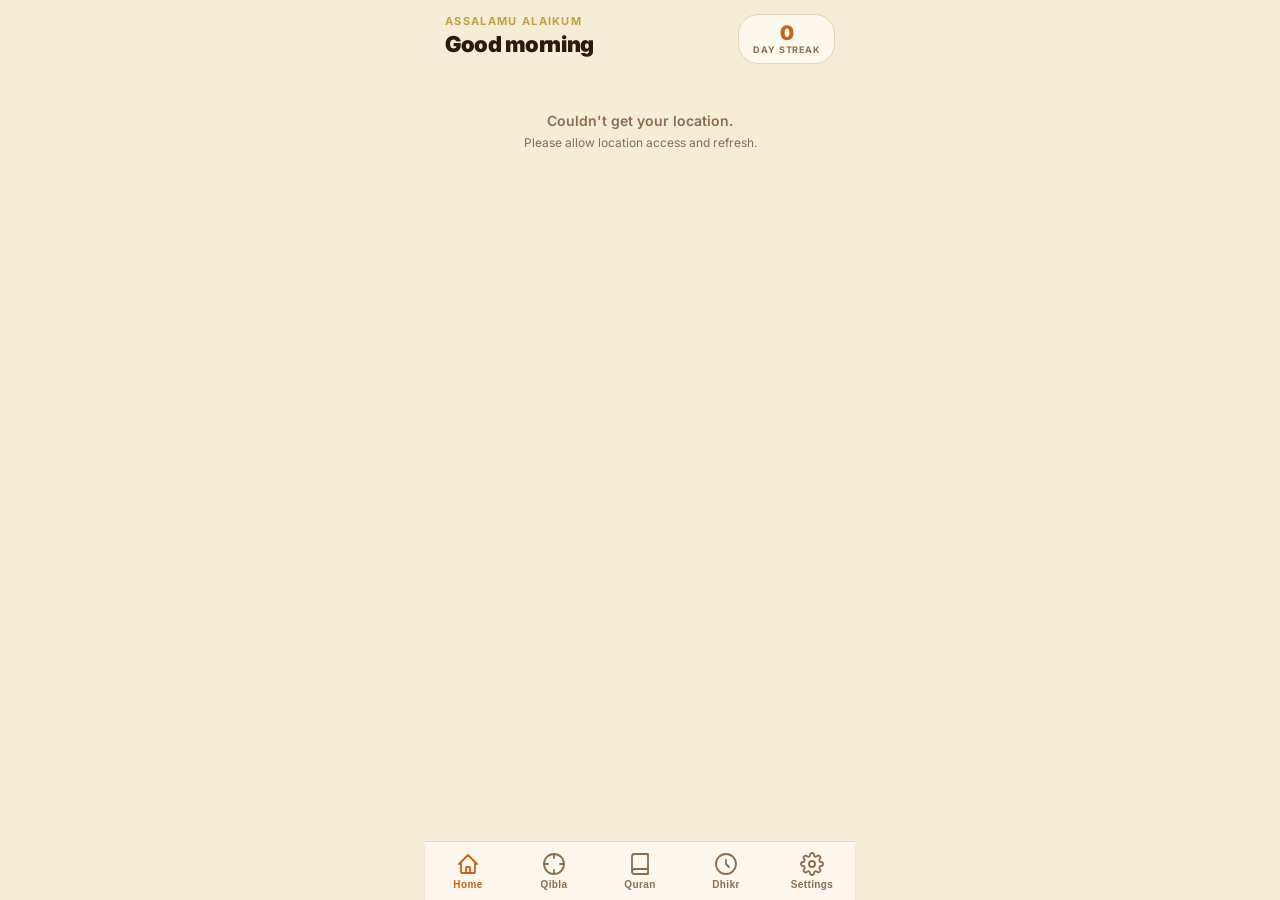
<file: index.html>
<!DOCTYPE html>
<html lang="en">
<head>
<meta charset="UTF-8"/>
<meta name="viewport" content="width=device-width, initial-scale=1.0, viewport-fit=cover"/>
<meta name="apple-mobile-web-app-capable" content="yes"/>
<meta name="apple-mobile-web-app-status-bar-style" content="default"/>
<title>Wasl</title>
<link href="https://fonts.googleapis.com/css2?family=Inter:wght@300;400;500;600;700;800;900&display=swap" rel="stylesheet"/>
<link rel="stylesheet" href="style.css"/>
<style>
  /* ── TOP BAR ── */
  .topbar {
    display: flex; justify-content: space-between; align-items: flex-start;
    padding: calc(var(--safe-top) + 14px) 20px 0;
  }
  .greeting-sub { font-size: 11px; font-weight: 700; color: var(--gold); letter-spacing: 0.12em; text-transform: uppercase; margin-bottom: 3px; }
  .greeting-main { font-size: 22px; font-weight: 900; color: var(--ink); letter-spacing: -0.02em; }
  .hijri-date { font-size: 12px; color: var(--sub); font-weight: 500; margin-top: 2px; }

  .streak-badge {
    background: var(--card); border: 1px solid var(--border);
    border-radius: 20px; padding: 8px 14px;
    display: flex; align-items: center; gap-6px;
    flex-direction: column; align-items: center;
  }
  .streak-num  { font-size: 20px; font-weight: 900; color: var(--orange); line-height: 1; }
  .streak-lbl  { font-size: 9px; font-weight: 700; color: var(--sub); letter-spacing: 0.1em; text-transform: uppercase; margin-top: 1px; }

  /* ── NEXT PRAYER ── */
  .next-card {
    margin: 16px 16px 0;
    padding: 20px;
    background: var(--orange);
    border-radius: 24px;
    box-shadow: 0 6px 24px rgba(200,99,26,0.3);
    position: relative; overflow: hidden;
  }
  .next-card::before {
    content: '';
    position: absolute; top: -30px; right: -30px;
    width: 120px; height: 120px; border-radius: 50%;
    background: rgba(255,255,255,0.08);
  }
  .next-card::after {
    content: '';
    position: absolute; bottom: -20px; right: 40px;
    width: 80px; height: 80px; border-radius: 50%;
    background: rgba(255,255,255,0.05);
  }
  .next-label { font-size: 11px; font-weight: 700; color: rgba(255,255,255,0.7); letter-spacing: 0.12em; text-transform: uppercase; margin-bottom: 6px; }
  .next-row   { display: flex; justify-content: space-between; align-items: flex-end; position: relative; z-index: 1; }
  .next-name  { font-size: 32px; font-weight: 900; color: #fff; letter-spacing: -0.03em; line-height: 1; }
  .next-ar    { font-size: 16px; color: rgba(255,255,255,0.75); margin-top: 3px; direction: rtl; }
  .next-time  { text-align: right; }
  .next-hhmm  { font-size: 26px; font-weight: 800; color: #fff; letter-spacing: -0.02em; }
  .next-cd    { font-size: 13px; font-weight: 600; color: rgba(255,255,255,0.8); margin-top: 3px; }

  /* all done today */
  .all-done-card {
    margin: 16px 16px 0;
    padding: 22px 20px;
    background: var(--green); border-radius: 24px;
    text-align: center;
    box-shadow: 0 4px 20px rgba(74,124,89,0.3);
  }
  .all-done-card .check { font-size: 28px; margin-bottom: 6px; }
  .all-done-card h3 { font-size: 18px; font-weight: 900; color: #fff; }
  .all-done-card p  { font-size: 13px; color: rgba(255,255,255,0.8); margin-top: 4px; }

  /* ── 5 PRAYERS GRID ── */
  .prayers-section { margin: 16px 16px 0; }
  .prayers-label { font-size: 11px; font-weight: 700; color: var(--gold); letter-spacing: 0.12em; text-transform: uppercase; margin-bottom: 10px; padding: 0 2px; }
  .prayers-grid { display: flex; gap: 8px; }

  .prayer-pill {
    flex: 1; border-radius: 16px; padding: 12px 6px 10px;
    text-align: center; cursor: pointer;
    background: var(--card); border: 1.5px solid var(--border);
    transition: all 0.2s; position: relative;
    -webkit-user-select: none; user-select: none;
  }
  .prayer-pill:active { transform: scale(0.94); }
  .prayer-pill.done {
    background: var(--green-l); border-color: var(--green-b);
  }
  .prayer-pill.current {
    background: #FFF0E6; border-color: var(--orange); border-width: 2px;
  }
  .p-name  { font-size: 9px; font-weight: 700; color: var(--sub); letter-spacing: 0.1em; text-transform: uppercase; }
  .p-time  { font-size: 11px; font-weight: 700; color: var(--ink); margin-top: 4px; }
  .p-check {
    width: 20px; height: 20px; border-radius: 50%;
    background: var(--border); margin: 6px auto 0;
    display: flex; align-items: center; justify-content: center;
    transition: background 0.2s;
  }
  .prayer-pill.done   .p-check { background: var(--green); }
  .prayer-pill.current .p-check { background: rgba(200,99,26,0.2); border: 1.5px solid var(--orange); }
  .p-check svg { width: 10px; height: 10px; display: none; }
  .prayer-pill.done .p-check svg { display: block; }

  /* ── LOCATION BAR ── */
  .location-bar {
    display: flex; align-items: center; gap: 6px;
    margin: 14px 16px 0; padding: 11px 14px;
    background: var(--card); border-radius: 14px; border: 1px solid var(--border);
    cursor: pointer;
  }
  .location-bar svg { width: 16px; height: 16px; color: var(--orange); flex-shrink: 0; }
  .location-bar span { font-size: 13px; font-weight: 600; color: var(--ink); flex: 1; }
  .location-bar .refresh-icon { width: 16px; height: 16px; color: var(--sub); }

  /* ── TODAY'S PROGRESS ── */
  .progress-section { margin: 16px 16px 0; }
  .progress-card { padding: 18px; }
  .progress-top  { display: flex; justify-content: space-between; align-items: center; margin-bottom: 14px; }
  .progress-top h3 { font-size: 15px; font-weight: 800; }
  .progress-count { font-size: 13px; font-weight: 700; color: var(--orange); }
  .progress-bar-track { height: 8px; background: var(--border-l); border-radius: 4px; overflow: hidden; margin-bottom: 8px; }
  .progress-bar-fill  { height: 100%; border-radius: 4px; background: var(--green); transition: width 0.8s cubic-bezier(.4,0,.2,1); }
  .progress-note { font-size: 12px; color: var(--sub); font-weight: 500; }

  /* ── NOTIFICATION BANNER ── */
  .notif-banner {
    margin: 16px 16px 0;
    padding: 14px 16px;
    border-radius: 18px;
    display: flex; align-items: center; gap: 12px;
    cursor: pointer; border: 1.5px solid var(--border);
    background: var(--card); transition: border-color 0.2s;
  }
  .notif-banner.on  { background: #FFF0E6; border-color: var(--orange); }
  .notif-banner.off { background: var(--card); border-color: var(--border); }
  .notif-icon { width: 40px; height: 40px; border-radius: 12px; background: #FFF0E6; display: flex; align-items: center; justify-content: center; flex-shrink: 0; }
  .notif-icon svg { width: 20px; height: 20px; color: var(--orange); }
  .notif-text { flex: 1; }
  .notif-text .nt-title { font-size: 14px; font-weight: 700; color: var(--ink); }
  .notif-text .nt-sub   { font-size: 11px; color: var(--sub); margin-top: 2px; }
  .notif-toggle {
    width: 44px; height: 26px; border-radius: 13px;
    background: var(--border); position: relative;
    flex-shrink: 0; transition: background 0.2s;
  }
  .notif-toggle.on { background: var(--orange); }
  .notif-toggle::after {
    content: ''; position: absolute; top: 3px; left: 3px;
    width: 20px; height: 20px; border-radius: 50%;
    background: #fff; box-shadow: 0 1px 4px rgba(0,0,0,0.15);
    transition: transform 0.2s cubic-bezier(.4,0,.2,1);
  }
  .notif-toggle.on::after { transform: translateX(18px); }

  /* ── QUICK ACTIONS ── */
  .quick-section { margin: 16px 16px 0; }
  .quick-grid { display: grid; grid-template-columns: 1fr 1fr; gap: 10px; }
  .quick-card {
    padding: 16px; cursor: pointer; border-radius: 20px;
    background: var(--card); border: 1px solid var(--border);
    transition: transform 0.15s;
    display: flex; flex-direction: column; gap: 10px;
    text-decoration: none;
  }
  .quick-card:active { transform: scale(0.96); }
  .quick-icon { width: 40px; height: 40px; border-radius: 12px; display: flex; align-items: center; justify-content: center; }
  .quick-icon svg { width: 20px; height: 20px; }
  .quick-name { font-size: 14px; font-weight: 700; color: var(--ink); }
  .quick-desc { font-size: 11px; color: var(--sub); margin-top: 1px; }

  /* ── LOADING ── */
  #loading-state { padding: 24px 16px; }
  .skel-block { height: 140px; border-radius: 24px; margin-bottom: 12px; }
  .skel-sm    { height: 80px; border-radius: 20px; }
</style>
</head>
<body>
<div class="scroll" id="scroll">

  <!-- TOP BAR -->
  <div class="topbar">
    <div>
      <div class="greeting-sub" id="greeting-sub">Assalamu Alaikum</div>
      <div class="greeting-main" id="greeting-main">Loading…</div>
      <div class="hijri-date" id="hijri-date"></div>
    </div>
    <div class="streak-badge">
      <div class="streak-num" id="streak-num">0</div>
      <div class="streak-lbl">Day streak</div>
    </div>
  </div>

  <!-- LOADING SKELETON -->
  <div id="loading-state">
    <div class="skel skel-block"></div>
    <div class="skel skel-sm" style="margin-bottom:10px"></div>
    <div class="skel" style="height:60px;border-radius:16px;"></div>
  </div>

  <!-- MAIN CONTENT (hidden until loaded) -->
  <div id="main-content" style="display:none">

    <!-- NEXT PRAYER / ALL DONE -->
    <div id="next-prayer-wrap"></div>

    <!-- 5 PRAYERS -->
    <div class="prayers-section">
      <div class="prayers-label">Today's Prayers</div>
      <div class="prayers-grid" id="prayers-grid"></div>
    </div>

    <!-- LOCATION -->
    <div class="location-bar" id="location-bar" onclick="refreshLocation()">
      <svg viewBox="0 0 24 24" fill="none" stroke="currentColor" stroke-width="1.8" stroke-linecap="round" stroke-linejoin="round"><path d="M21 10c0 7-9 13-9 13s-9-6-9-13a9 9 0 0118 0z"/><circle cx="12" cy="10" r="3"/></svg>
      <span id="location-name">Detecting location…</span>
      <svg class="refresh-icon" viewBox="0 0 24 24" fill="none" stroke="currentColor" stroke-width="1.8" stroke-linecap="round" stroke-linejoin="round"><path d="M23 4v6h-6M1 20v-6h6"/><path d="M3.51 9a9 9 0 0114.85-3.36L23 10M1 14l4.64 4.36A9 9 0 0020.49 15"/></svg>
    </div>

    <!-- PROGRESS -->
    <div class="progress-section">
      <div class="card progress-card">
        <div class="progress-top">
          <h3>Today's Progress</h3>
          <span class="progress-count" id="progress-count">0 / 5</span>
        </div>
        <div class="progress-bar-track">
          <div class="progress-bar-fill" id="progress-bar" style="width:0%"></div>
        </div>
        <div class="progress-note" id="progress-note">Start with Fajr — the best of the day.</div>
      </div>
    </div>

    <!-- NOTIFICATION TOGGLE -->
    <div class="notif-banner off" id="notif-banner" onclick="toggleNotifications()">
      <div class="notif-icon">
        <svg viewBox="0 0 24 24" fill="none" stroke="currentColor" stroke-width="1.8" stroke-linecap="round" stroke-linejoin="round"><path d="M18 8A6 6 0 006 8c0 7-3 9-3 9h18s-3-2-3-9"/><path d="M13.73 21a2 2 0 01-3.46 0"/></svg>
      </div>
      <div class="notif-text">
        <div class="nt-title" id="notif-title">Enable Prayer Notifications</div>
        <div class="nt-sub"   id="notif-sub">Get notified at every prayer time</div>
      </div>
      <div class="notif-toggle" id="notif-toggle"></div>
    </div>

    <!-- QUICK ACTIONS -->
    <div class="quick-section">
      <div class="quick-grid">
        <a class="quick-card" href="qibla.html">
          <div class="quick-icon" style="background:#FFF0E6;">
            <svg viewBox="0 0 24 24" fill="none" stroke="#C8631A" stroke-width="1.8" stroke-linecap="round" stroke-linejoin="round"><circle cx="12" cy="12" r="10"/><line x1="12" y1="2" x2="12" y2="6"/><line x1="12" y1="18" x2="12" y2="22"/><line x1="2" y1="12" x2="6" y2="12"/><line x1="18" y1="12" x2="22" y2="12"/><circle cx="12" cy="12" r="3" fill="#C8631A" opacity="0.3"/></svg>
          </div>
          <div>
            <div class="quick-name">Qibla</div>
            <div class="quick-desc">Find direction to Mecca</div>
          </div>
        </a>
        <a class="quick-card" href="quran.html">
          <div class="quick-icon" style="background:#FDF5E6;">
            <svg viewBox="0 0 24 24" fill="none" stroke="#C4A04A" stroke-width="1.8" stroke-linecap="round" stroke-linejoin="round"><path d="M4 19.5A2.5 2.5 0 016.5 17H20"/><path d="M6.5 2H20v20H6.5A2.5 2.5 0 014 19.5v-15A2.5 2.5 0 016.5 2z"/></svg>
          </div>
          <div>
            <div class="quick-name">Quran</div>
            <div class="quick-desc">Read and reflect</div>
          </div>
        </a>
        <a class="quick-card" href="dhikr.html">
          <div class="quick-icon" style="background:#F0F5EF;">
            <svg viewBox="0 0 24 24" fill="none" stroke="#4A7C59" stroke-width="1.8" stroke-linecap="round" stroke-linejoin="round"><circle cx="12" cy="12" r="10"/><path d="M12 8v4l3 3"/></svg>
          </div>
          <div>
            <div class="quick-name">Dhikr</div>
            <div class="quick-desc">Remembrance of Allah</div>
          </div>
        </a>
        <a class="quick-card" href="qibla.html">
          <div class="quick-icon" style="background:#F5EDD6;">
            <svg viewBox="0 0 24 24" fill="none" stroke="#8C6E4F" stroke-width="1.8" stroke-linecap="round" stroke-linejoin="round"><rect x="3" y="4" width="18" height="18" rx="3"/><path d="M16 2v4M8 2v4M3 10h18"/></svg>
          </div>
          <div>
            <div class="quick-name">Calendar</div>
            <div class="quick-desc">Hijri dates & events</div>
          </div>
        </a>
      </div>
    </div>

  </div>
</div>

<!-- BOTTOM NAV -->
<nav class="bottom-nav">
  <button class="nav-item active">
    <svg class="nav-icon" viewBox="0 0 24 24" fill="none" stroke="currentColor" stroke-width="1.8" stroke-linecap="round" stroke-linejoin="round"><path d="M3 12l2-2m0 0l7-7 7 7M5 10v10a1 1 0 001 1h3m10-11l2 2m-2-2v10a1 1 0 01-1 1h-3m-6 0a1 1 0 001-1v-4a1 1 0 011-1h2a1 1 0 011 1v4a1 1 0 001 1m-6 0h6"/></svg>
    <span class="nav-label">Home</span>
  </button>
  <button class="nav-item" onclick="location.href='qibla.html'">
    <svg class="nav-icon" viewBox="0 0 24 24" fill="none" stroke="currentColor" stroke-width="1.8" stroke-linecap="round" stroke-linejoin="round"><circle cx="12" cy="12" r="10"/><line x1="12" y1="2" x2="12" y2="6"/><line x1="12" y1="18" x2="12" y2="22"/><line x1="2" y1="12" x2="6" y2="12"/><line x1="18" y1="12" x2="22" y2="12"/></svg>
    <span class="nav-label">Qibla</span>
  </button>
  <button class="nav-item" onclick="location.href='quran.html'">
    <svg class="nav-icon" viewBox="0 0 24 24" fill="none" stroke="currentColor" stroke-width="1.8" stroke-linecap="round" stroke-linejoin="round"><path d="M4 19.5A2.5 2.5 0 016.5 17H20"/><path d="M6.5 2H20v20H6.5A2.5 2.5 0 014 19.5v-15A2.5 2.5 0 016.5 2z"/></svg>
    <span class="nav-label">Quran</span>
  </button>
  <button class="nav-item" onclick="location.href='dhikr.html'">
    <svg class="nav-icon" viewBox="0 0 24 24" fill="none" stroke="currentColor" stroke-width="1.8" stroke-linecap="round" stroke-linejoin="round"><circle cx="12" cy="12" r="10"/><path d="M12 8v4l3 3"/></svg>
    <span class="nav-label">Dhikr</span>
  </button>
  <button class="nav-item" onclick="location.href='settings.html'">
    <svg class="nav-icon" viewBox="0 0 24 24" fill="none" stroke="currentColor" stroke-width="1.8" stroke-linecap="round" stroke-linejoin="round"><circle cx="12" cy="12" r="3"/><path d="M19.4 15a1.65 1.65 0 00.33 1.82l.06.06a2 2 0 010 2.83 2 2 0 01-2.83 0l-.06-.06a1.65 1.65 0 00-1.82-.33 1.65 1.65 0 00-1 1.51V21a2 2 0 01-4 0v-.09A1.65 1.65 0 009 19.4a1.65 1.65 0 00-1.82.33l-.06.06a2 2 0 01-2.83-2.83l.06-.06A1.65 1.65 0 004.68 15a1.65 1.65 0 00-1.51-1H3a2 2 0 010-4h.09A1.65 1.65 0 004.6 9a1.65 1.65 0 00-.33-1.82l-.06-.06a2 2 0 012.83-2.83l.06.06A1.65 1.65 0 009 4.68a1.65 1.65 0 001-1.51V3a2 2 0 014 0v.09a1.65 1.65 0 001 1.51 1.65 1.65 0 001.82-.33l.06-.06a2 2 0 012.83 2.83l-.06.06A1.65 1.65 0 0019.4 9a1.65 1.65 0 001.51 1H21a2 2 0 010 4h-.09a1.65 1.65 0 00-1.51 1z"/></svg>
    <span class="nav-label">Settings</span>
  </button>
</nav>

<div class="toast" id="toast"></div>

<script src="app.js"></script>
<script>
'use strict';

// ── Greeting ──────────────────────────────────────────────────────────
const hour = new Date().getHours();
const greetingMap = [
  [5,  'Good morning'],
  [12, 'Good afternoon'],
  [17, 'Good evening'],
  [21, 'Good night'],
];
let greet = 'Assalamu Alaikum';
for (const [h, g] of greetingMap) { if (hour < h) { greet = g; break; } }
document.getElementById('greeting-main').textContent = greet;
document.getElementById('streak-num').textContent = Wasl.getStreak();

// ── State ─────────────────────────────────────────────────────────────
let prayerTimings = null;
let countdownInterval = null;

// ── Load prayer times ─────────────────────────────────────────────────
async function init() {
  // Try cache first
  const cached = Wasl.getCachedPrayers();
  if (cached) {
    renderAll(cached);
  }

  // Always try to get fresh location & times
  try {
    const { lat, lon } = await Wasl.getLocation();
    Wasl.saveSettings({ lat, lon });

    const city = await Wasl.getCityName(lat, lon);
    if (city) {
      Wasl.saveSettings({ city });
      document.getElementById('location-name').textContent = city;
    }

    if (!cached) {
      // Show loading until we have data
    }

    const data = await Wasl.fetchPrayerTimes(lat, lon);
    Wasl.cachePrayers(data);
    renderAll(data);

  } catch (err) {
    if (!cached) {
      document.getElementById('loading-state').innerHTML =
        `<div style="padding:24px;text-align:center;color:var(--sub);">
          <p style="font-size:14px;font-weight:600;">Couldn't get your location.</p>
          <p style="font-size:12px;margin-top:6px;">Please allow location access and refresh.</p>
        </div>`;
    }
  }
}

function renderAll(data) {
  prayerTimings = data.timings;

  document.getElementById('loading-state').style.display  = 'none';
  document.getElementById('main-content').style.display   = 'block';

  // Hijri date
  const h = data.date?.hijri;
  if (h) {
    document.getElementById('hijri-date').textContent =
      `${h.day} ${h.month?.en} ${h.year} AH`;
  }

  // Location
  const s = Wasl.getSettings();
  if (s.city) document.getElementById('location-name').textContent = s.city;

  renderNextPrayer();
  renderPrayerPills();
  renderProgress();

  // Refresh countdown every second
  if (countdownInterval) clearInterval(countdownInterval);
  countdownInterval = setInterval(() => {
    renderNextPrayer();
    renderProgress();
  }, 1000);

  // Schedule notifications if permission already granted
  if (Notification.permission === 'granted' && Wasl.getNotifEnabled()) {
    Wasl.scheduleNotifications(data.timings);
  }
  updateNotifUI();
}

// ── Next Prayer ───────────────────────────────────────────────────────
function renderNextPrayer() {
  if (!prayerTimings) return;
  const next = Wasl.getNextPrayer(prayerTimings);
  const wrap = document.getElementById('next-prayer-wrap');
  const doneCount = Wasl.PRAYERS.filter(p => Wasl.isPrayerDone(p)).length;

  if (!next) {
    // All prayers passed for today
    wrap.innerHTML = `
      <div class="all-done-card">
        <div class="check">
          <svg width="36" height="36" viewBox="0 0 24 24" fill="none" stroke="white" stroke-width="2.5" stroke-linecap="round" stroke-linejoin="round"><path d="M20 6L9 17l-5-5"/></svg>
        </div>
        <h3>All prayers complete</h3>
        <p>May Allah accept your prayers. Rest well.</p>
      </div>`;
    return;
  }

  const ms   = next.time - new Date();
  const cd   = Wasl.formatCountdown(ms);
  const hhmm = Wasl.formatTime12(prayerTimings[next.prayer]);
  const ar   = Wasl.PRAYER_LABELS[next.prayer]?.ar || '';

  wrap.innerHTML = `
    <div class="next-card">
      <div class="next-label">Next Prayer</div>
      <div class="next-row">
        <div>
          <div class="next-name">${next.prayer}</div>
          <div class="next-ar">${ar}</div>
        </div>
        <div class="next-time">
          <div class="next-hhmm">${hhmm}</div>
          <div class="next-cd">in ${cd}</div>
        </div>
      </div>
    </div>`;
}

// ── Prayer Pills ──────────────────────────────────────────────────────
function renderPrayerPills() {
  if (!prayerTimings) return;
  const next  = Wasl.getNextPrayer(prayerTimings);
  const grid  = document.getElementById('prayers-grid');
  grid.innerHTML = '';

  Wasl.PRAYERS.forEach(prayer => {
    const done    = Wasl.isPrayerDone(prayer);
    const isCur   = next?.prayer === prayer;
    const pill    = document.createElement('div');
    const hhmm    = Wasl.formatTime12(prayerTimings[prayer]);
    const shortT  = hhmm.replace(' AM','').replace(' PM','');

    pill.className = 'prayer-pill' + (done ? ' done' : '') + (isCur && !done ? ' current' : '');
    pill.innerHTML = `
      <div class="p-name">${prayer.slice(0,4)}</div>
      <div class="p-time">${shortT}</div>
      <div class="p-check">
        <svg viewBox="0 0 24 24" fill="none" stroke="white" stroke-width="3" stroke-linecap="round" stroke-linejoin="round"><path d="M20 6L9 17l-5-5"/></svg>
      </div>`;

    pill.addEventListener('click', () => {
      Wasl.markPrayer(prayer, !done);
      renderPrayerPills();
      renderProgress();
      renderNextPrayer();
      document.getElementById('streak-num').textContent = Wasl.getStreak();
      if (!done) showToast(`${prayer} marked ✓`);
    });

    grid.appendChild(pill);
  });
}

// ── Progress bar ──────────────────────────────────────────────────────
function renderProgress() {
  const done  = Wasl.PRAYERS.filter(p => Wasl.isPrayerDone(p)).length;
  const pct   = (done / 5) * 100;
  document.getElementById('progress-bar').style.width = pct + '%';
  document.getElementById('progress-count').textContent = `${done} / 5`;

  const notes = [
    'Start with Fajr — the best of the day.',
    'One down. Keep going.',
    'Halfway there. MashaAllah!',
    'Three done. Stay consistent.',
    'Four prayers. One more to go!',
    'All 5 complete. Alhamdulillah! 🤲',
  ];
  document.getElementById('progress-note').textContent = notes[done] || notes[5];
}

// ── Refresh Location ──────────────────────────────────────────────────
async function refreshLocation() {
  document.getElementById('location-name').textContent = 'Updating…';
  try {
    const { lat, lon } = await Wasl.getLocation();
    Wasl.saveSettings({ lat, lon });
    const city = await Wasl.getCityName(lat, lon);
    if (city) { Wasl.saveSettings({ city }); document.getElementById('location-name').textContent = city; }
    const data = await Wasl.fetchPrayerTimes(lat, lon);
    Wasl.cachePrayers(data);
    renderAll(data);
    showToast('Prayer times updated');
  } catch { showToast('Could not update location'); }
}

// ── Toast ─────────────────────────────────────────────────────────────
function showToast(msg) {
  const t = document.getElementById('toast');
  t.textContent = msg;
  t.classList.add('show');
  setTimeout(() => t.classList.remove('show'), 2200);
}

// ── Notifications ─────────────────────────────────────────────────────
Wasl.registerSW(); // register service worker immediately

function updateNotifUI() {
  const enabled = Notification.permission === 'granted' && Wasl.getNotifEnabled();
  const banner  = document.getElementById('notif-banner');
  const toggle  = document.getElementById('notif-toggle');
  const title   = document.getElementById('notif-title');
  const sub     = document.getElementById('notif-sub');

  if (Notification.permission === 'denied') {
    banner.className = 'notif-banner off';
    toggle.className = 'notif-toggle';
    title.textContent = 'Notifications Blocked';
    sub.textContent   = 'Enable in your browser settings to get prayer alerts';
    return;
  }

  if (enabled) {
    banner.className = 'notif-banner on';
    toggle.className = 'notif-toggle on';
    title.textContent = 'Prayer Notifications On';
    sub.textContent   = 'You\'ll be notified at every prayer time + Dhikr + Quran';
  } else {
    banner.className = 'notif-banner off';
    toggle.className = 'notif-toggle';
    title.textContent = 'Enable Prayer Notifications';
    sub.textContent   = 'Get notified at every prayer time, Dhikr & Quran';
  }
}

async function toggleNotifications() {
  if (Notification.permission === 'denied') {
    showToast('Enable notifications in your browser settings');
    return;
  }

  const wasEnabled = Notification.permission === 'granted' && Wasl.getNotifEnabled();

  if (wasEnabled) {
    Wasl.setNotifEnabled(false);
    updateNotifUI();
    showToast('Notifications turned off');
    return;
  }

  // Request permission
  const granted = await Wasl.requestNotificationPermission();
  if (!granted) {
    showToast('Permission not granted');
    updateNotifUI();
    return;
  }

  Wasl.setNotifEnabled(true);
  updateNotifUI();

  // Schedule if we already have timings
  if (prayerTimings) {
    await Wasl.scheduleNotifications(prayerTimings);
  }

  showToast('Notifications enabled 🔔');
}

updateNotifUI();
init();
</script>
</body>
</html>
</file>
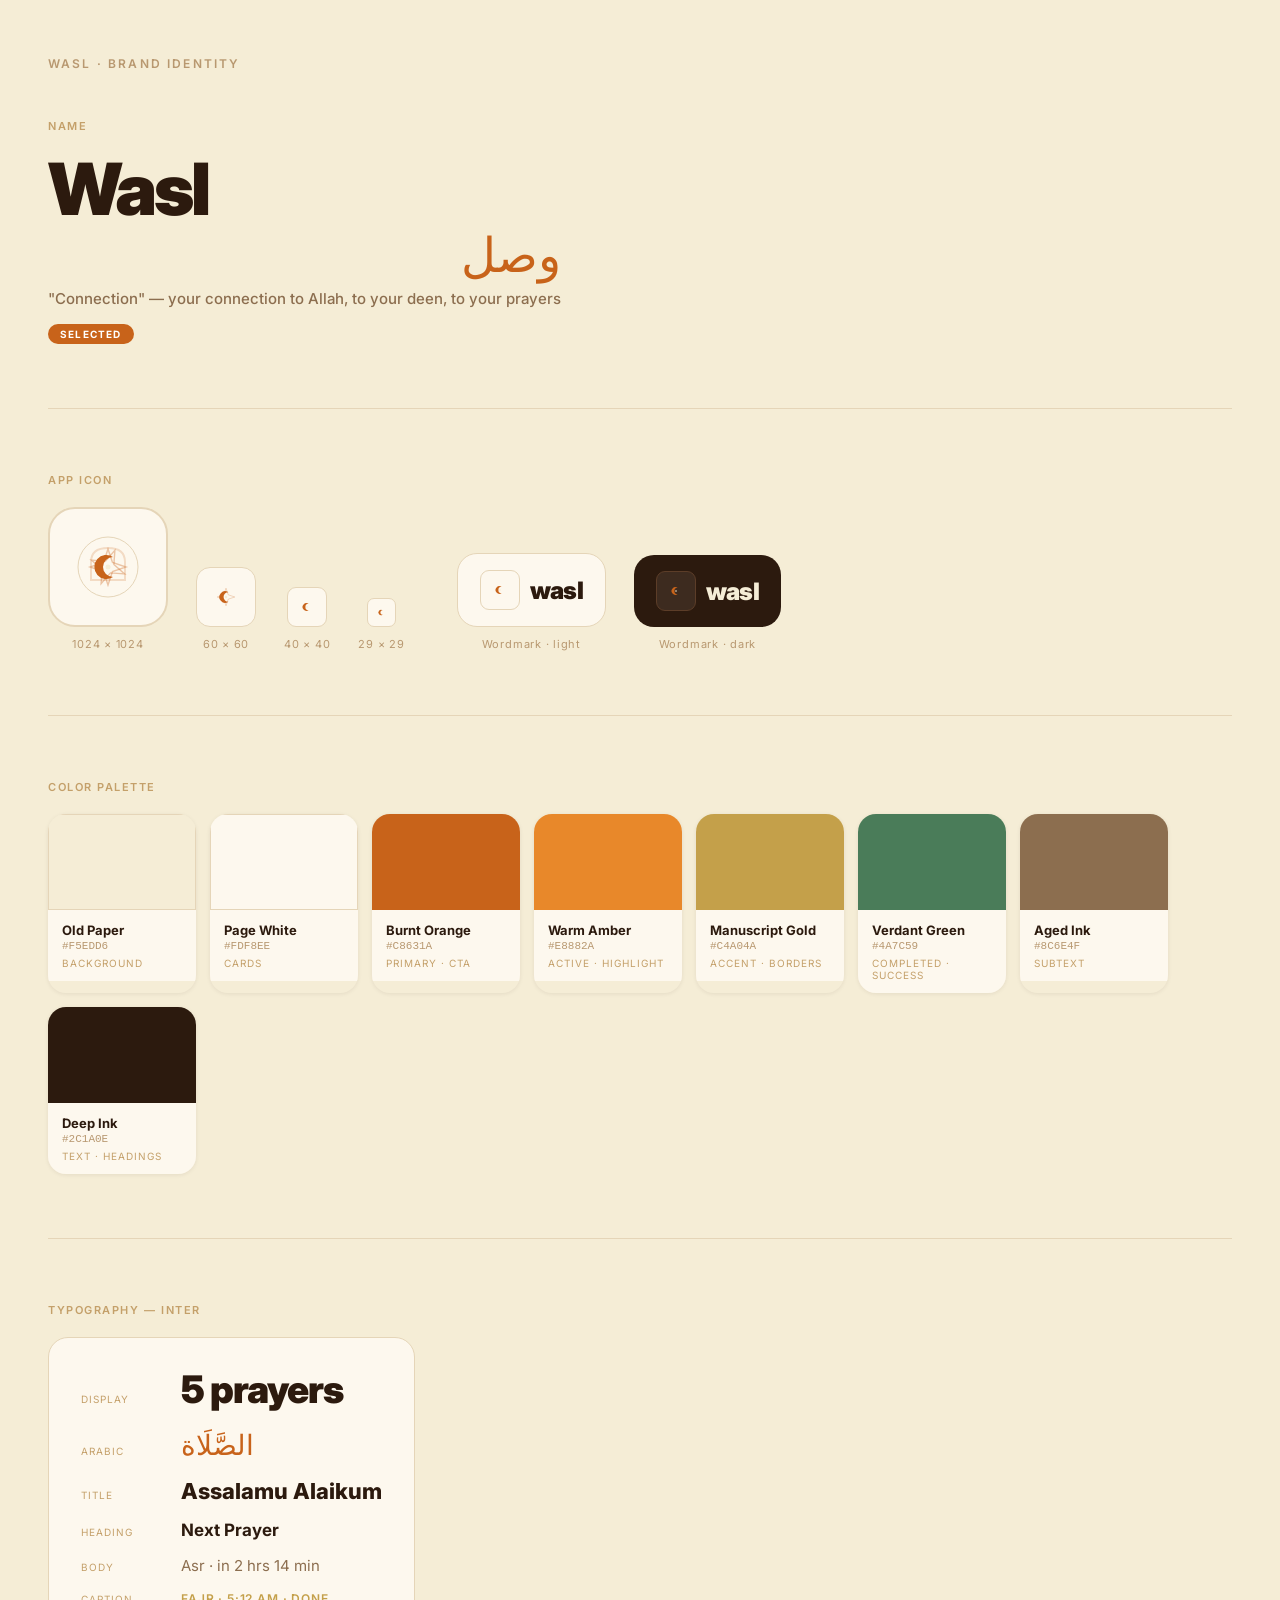
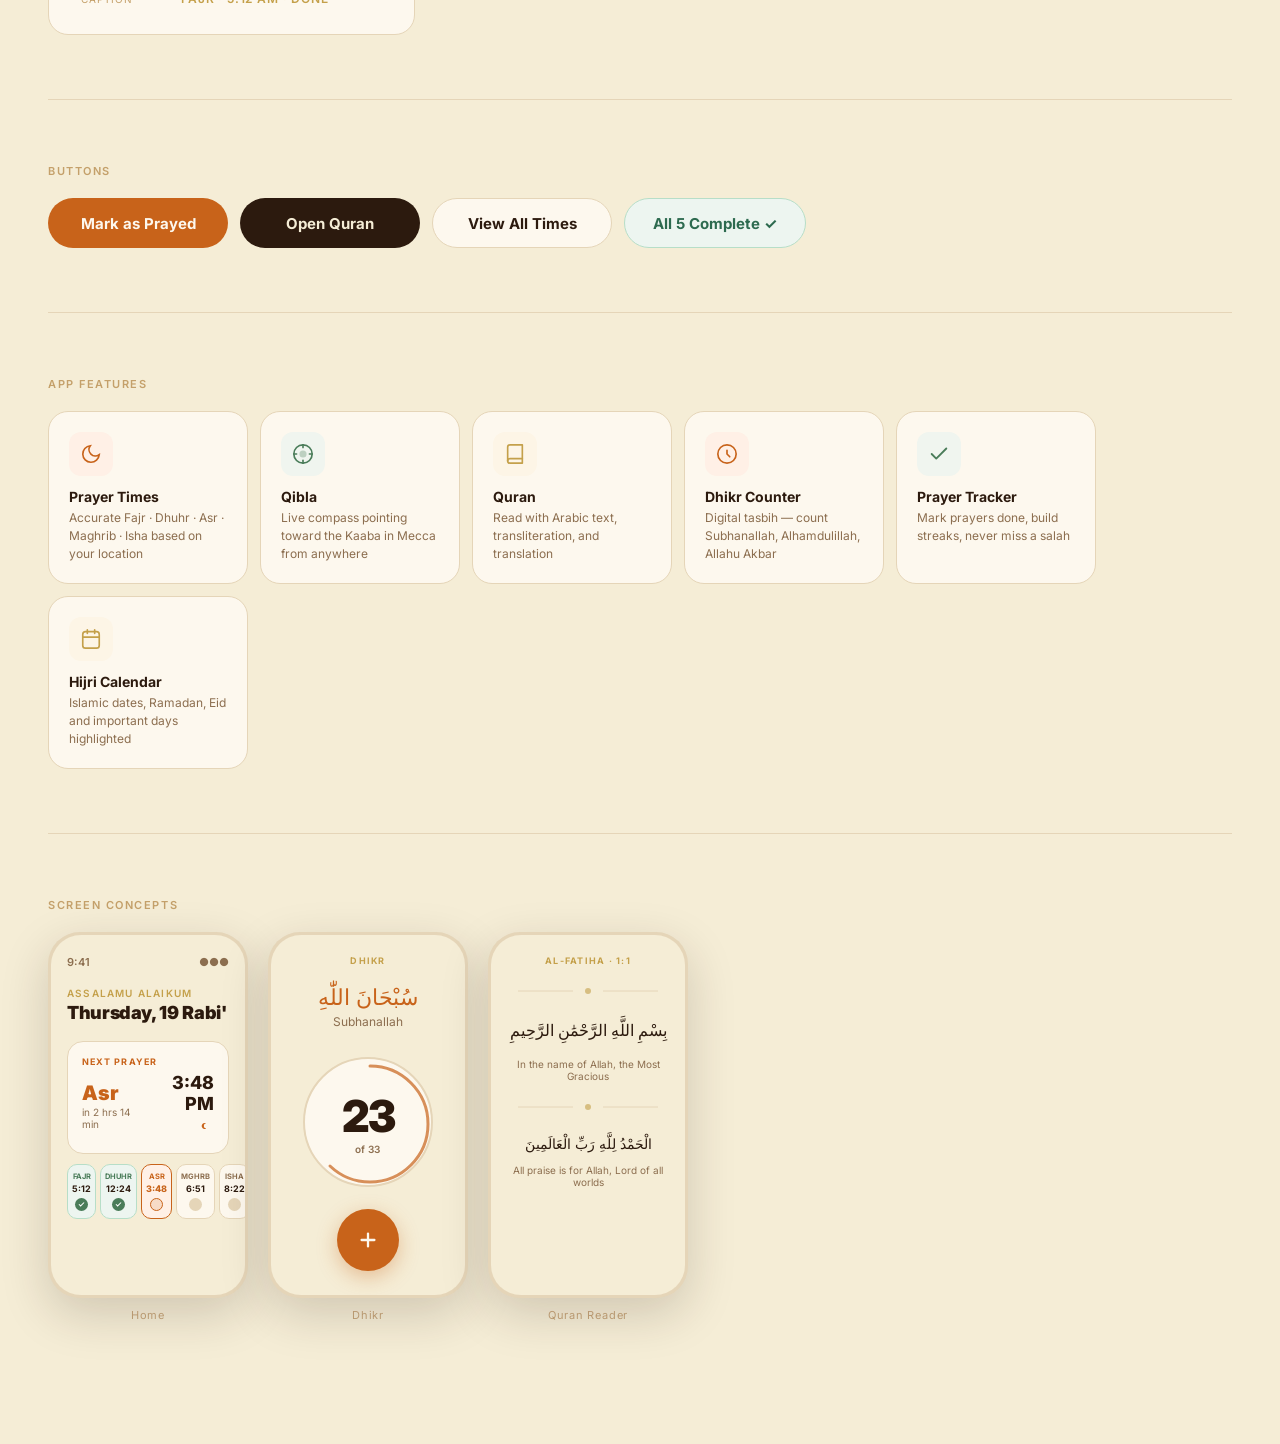
<file: brand.html>
<!DOCTYPE html>
<html lang="en">
<head>
<meta charset="UTF-8"/>
<meta name="viewport" content="width=device-width, initial-scale=1.0"/>
<title>Wasl — Brand</title>
<link href="https://fonts.googleapis.com/css2?family=Inter:wght@300;400;500;600;700;800;900&display=swap" rel="stylesheet"/>
<style>
  *{margin:0;padding:0;box-sizing:border-box;}
  body{background:#F5EDD6;font-family:'Inter',sans-serif;padding:56px 48px;color:#2C1A0E;}

  h1{font-size:12px;font-weight:600;letter-spacing:0.18em;text-transform:uppercase;color:#B89870;margin-bottom:48px;}
  h2{font-size:11px;font-weight:600;letter-spacing:0.14em;text-transform:uppercase;color:#C4A06A;margin-bottom:20px;}
  .section{margin-bottom:64px;}
  hr{border:none;border-top:1px solid #E5D5B8;margin-bottom:64px;}

  /* ── NAME ── */
  .name-hero{display:inline-flex;flex-direction:column;gap:6px;}
  .name-big{font-size:72px;font-weight:900;color:#2C1A0E;letter-spacing:-0.04em;line-height:1;}
  .name-arabic-big{font-size:48px;color:#C8631A;direction:rtl;line-height:1;font-weight:400;}
  .name-meaning-big{font-size:15px;color:#8C6E4F;font-weight:500;margin-top:4px;}
  .name-badge{display:inline-block;background:#C8631A;color:#fff;font-size:10px;font-weight:700;letter-spacing:0.12em;padding:4px 12px;border-radius:20px;text-transform:uppercase;margin-top:10px;}

  /* ── ICON ── */
  .icon-row{display:flex;gap:28px;align-items:flex-end;flex-wrap:wrap;}
  .icon-wrap{display:flex;flex-direction:column;align-items:center;gap:10px;}
  .icon-wrap span{font-size:11px;color:#B89870;letter-spacing:0.07em;}
  .icon{display:flex;align-items:center;justify-content:center;}
  .icon-1024{width:120px;height:120px;border-radius:27px;}
  .icon-60  {width:60px; height:60px; border-radius:14px;}
  .icon-40  {width:40px; height:40px; border-radius:9px;}
  .icon-29  {width:29px; height:29px; border-radius:7px;}

  /* ── PALETTE ── */
  .palette{display:flex;gap:14px;flex-wrap:wrap;}
  .swatch{border-radius:18px;overflow:hidden;width:148px;box-shadow:0 1px 4px rgba(44,26,14,0.08);}
  .swatch-color{height:96px;}
  .swatch-info{background:#FDF8EE;padding:12px 14px;}
  .swatch-name{font-size:13px;font-weight:700;color:#2C1A0E;}
  .swatch-hex{font-size:11px;color:#B89870;margin-top:2px;font-family:monospace;}
  .swatch-role{font-size:10px;color:#C4A06A;margin-top:5px;text-transform:uppercase;letter-spacing:0.1em;}

  /* ── TYPE ── */
  .type-row{display:flex;flex-direction:column;gap:16px;}
  .type-sample{display:flex;align-items:baseline;gap:20px;}
  .type-label{font-size:10px;color:#C4A06A;letter-spacing:0.1em;text-transform:uppercase;width:80px;flex-shrink:0;}

  /* ── FEATURES ── */
  .features{display:flex;gap:12px;flex-wrap:wrap;}
  .feat{background:#FDF8EE;border-radius:20px;padding:20px;width:200px;border:1px solid #E5D5B8;}
  .feat-icon{width:44px;height:44px;border-radius:12px;display:flex;align-items:center;justify-content:center;margin-bottom:12px;}
  .feat-icon svg{width:22px;height:22px;}
  .feat-name{font-size:14px;font-weight:700;color:#2C1A0E;margin-bottom:4px;}
  .feat-desc{font-size:12px;color:#8C6E4F;line-height:1.5;}

  /* ── SCREENS ── */
  .screens{display:flex;gap:20px;flex-wrap:wrap;}
  .phone{width:200px;background:#E5D5B8;border-radius:32px;overflow:hidden;padding:3px;box-shadow:0 16px 48px rgba(44,26,14,0.18);}
  .phone-inner{border-radius:30px;overflow:hidden;}
  .phone-screen{width:100%;padding:20px 16px;min-height:360px;}
  .phone-label{text-align:center;font-size:11px;color:#B89870;margin-top:10px;letter-spacing:0.07em;}

  /* ── BUTTONS ── */
  .btn-row{display:flex;gap:12px;flex-wrap:wrap;align-items:center;}
  .btn{height:50px;border-radius:25px;display:flex;align-items:center;justify-content:center;padding:0 28px;font-size:15px;font-weight:700;cursor:pointer;}
</style>
</head>
<body>

<h1>Wasl · Brand Identity</h1>

<!-- NAME -->
<div class="section">
  <h2>Name</h2>
  <div class="name-hero">
    <div class="name-big">Wasl</div>
    <div class="name-arabic-big">وصل</div>
    <div class="name-meaning-big">"Connection" — your connection to Allah, to your deen, to your prayers</div>
    <div><span class="name-badge">Selected</span></div>
  </div>
</div>
<hr/>

<!-- APP ICON -->
<div class="section">
  <h2>App Icon</h2>
  <div class="icon-row">

    <!-- 1024 -->
    <div class="icon-wrap">
      <div class="icon icon-1024" style="background:#FDF8EE;border:2px solid #E5D5B8;">
        <svg width="74" height="74" viewBox="0 0 74 74" fill="none">
          <!-- parchment texture ring -->
          <circle cx="37" cy="37" r="30" fill="none" stroke="#E5D5B8" stroke-width="1"/>
          <!-- Islamic arch frame -->
          <path d="M20 50 L20 32 Q20 18 37 18 Q54 18 54 32 L54 50Z" fill="none" stroke="#C8631A" stroke-width="2" opacity="0.2"/>
          <!-- 8-pointed geometric star — ink style -->
          <g transform="translate(37,37)">
            <polygon points="0,-18 4.5,-4.5 18,0 4.5,4.5 0,18 -4.5,4.5 -18,0 -4.5,-4.5"
              fill="none" stroke="#C8631A" stroke-width="1.4" opacity="0.35"/>
            <polygon points="0,-18 4.5,-4.5 18,0 4.5,4.5 0,18 -4.5,4.5 -18,0 -4.5,-4.5"
              fill="none" stroke="#C8631A" stroke-width="1.4" opacity="0.35" transform="rotate(22.5)"/>
            <!-- crescent solid warm orange -->
            <path d="M5 -10 A12 12 0 1 0 5 10 A8.5 8.5 0 1 1 5 -10Z" fill="#C8631A"/>
            <!-- small dot -->
            <circle cx="0" cy="0" r="2.5" fill="#F5EDD6"/>
          </g>
        </svg>
      </div>
      <span>1024 × 1024</span>
    </div>

    <!-- 60 -->
    <div class="icon-wrap">
      <div class="icon icon-60" style="background:#FDF8EE;border:1.5px solid #E5D5B8;">
        <svg width="36" height="36" viewBox="0 0 74 74" fill="none">
          <g transform="translate(37,37)">
            <polygon points="0,-18 4.5,-4.5 18,0 4.5,4.5 0,18 -4.5,4.5 -18,0 -4.5,-4.5" fill="none" stroke="#C8631A" stroke-width="1.4" opacity="0.35"/>
            <path d="M5 -10 A12 12 0 1 0 5 10 A8.5 8.5 0 1 1 5 -10Z" fill="#C8631A"/>
            <circle cx="0" cy="0" r="2.5" fill="#F5EDD6"/>
          </g>
        </svg>
      </div>
      <span>60 × 60</span>
    </div>

    <!-- 40 -->
    <div class="icon-wrap">
      <div class="icon icon-40" style="background:#FDF8EE;border:1.5px solid #E5D5B8;">
        <svg width="24" height="24" viewBox="0 0 74 74" fill="none">
          <g transform="translate(37,37)">
            <path d="M5 -10 A12 12 0 1 0 5 10 A8.5 8.5 0 1 1 5 -10Z" fill="#C8631A"/>
            <circle cx="0" cy="0" r="2.5" fill="#F5EDD6"/>
          </g>
        </svg>
      </div>
      <span>40 × 40</span>
    </div>

    <!-- 29 -->
    <div class="icon-wrap">
      <div class="icon icon-29" style="background:#FDF8EE;border:1px solid #E5D5B8;">
        <svg width="17" height="17" viewBox="0 0 74 74" fill="none">
          <g transform="translate(37,37)">
            <path d="M5 -10 A12 12 0 1 0 5 10 A8.5 8.5 0 1 1 5 -10Z" fill="#C8631A"/>
          </g>
        </svg>
      </div>
      <span>29 × 29</span>
    </div>

    <!-- wordmarks -->
    <div class="icon-wrap" style="margin-left:24px;">
      <div style="background:#FDF8EE;border:1.5px solid #E5D5B8;padding:16px 22px;border-radius:20px;display:flex;align-items:center;gap:10px;">
        <div class="icon icon-40" style="background:#FDF8EE;border:1.5px solid #E5D5B8;">
          <svg width="24" height="24" viewBox="0 0 74 74" fill="none">
            <g transform="translate(37,37)">
              <path d="M5 -10 A12 12 0 1 0 5 10 A8.5 8.5 0 1 1 5 -10Z" fill="#C8631A"/>
              <circle cx="0" cy="0" r="2.5" fill="#F5EDD6"/>
            </g>
          </svg>
        </div>
        <span style="font-size:24px;font-weight:900;color:#2C1A0E;letter-spacing:-0.03em;">wasl</span>
      </div>
      <span>Wordmark · light</span>
    </div>

    <div class="icon-wrap">
      <div style="background:#2C1A0E;padding:16px 22px;border-radius:20px;display:flex;align-items:center;gap:10px;">
        <div class="icon icon-40" style="background:#3D2B1F;border:1px solid #5C3D28;">
          <svg width="24" height="24" viewBox="0 0 74 74" fill="none">
            <g transform="translate(37,37)">
              <path d="M5 -10 A12 12 0 1 0 5 10 A8.5 8.5 0 1 1 5 -10Z" fill="#C8631A"/>
              <circle cx="0" cy="0" r="2.5" fill="#F5EDD6"/>
            </g>
          </svg>
        </div>
        <span style="font-size:24px;font-weight:900;color:#F5EDD6;letter-spacing:-0.03em;">wasl</span>
      </div>
      <span>Wordmark · dark</span>
    </div>

  </div>
</div>
<hr/>

<!-- COLOUR PALETTE -->
<div class="section">
  <h2>Color Palette</h2>
  <div class="palette">

    <div class="swatch">
      <div class="swatch-color" style="background:#F5EDD6;border:1px solid #E5D5B8;"></div>
      <div class="swatch-info">
        <div class="swatch-name">Old Paper</div>
        <div class="swatch-hex">#F5EDD6</div>
        <div class="swatch-role">Background</div>
      </div>
    </div>

    <div class="swatch">
      <div class="swatch-color" style="background:#FDF8EE;border:1px solid #E5D5B8;"></div>
      <div class="swatch-info">
        <div class="swatch-name">Page White</div>
        <div class="swatch-hex">#FDF8EE</div>
        <div class="swatch-role">Cards</div>
      </div>
    </div>

    <div class="swatch">
      <div class="swatch-color" style="background:#C8631A;"></div>
      <div class="swatch-info">
        <div class="swatch-name">Burnt Orange</div>
        <div class="swatch-hex">#C8631A</div>
        <div class="swatch-role">Primary · CTA</div>
      </div>
    </div>

    <div class="swatch">
      <div class="swatch-color" style="background:#E8882A;"></div>
      <div class="swatch-info">
        <div class="swatch-name">Warm Amber</div>
        <div class="swatch-hex">#E8882A</div>
        <div class="swatch-role">Active · Highlight</div>
      </div>
    </div>

    <div class="swatch">
      <div class="swatch-color" style="background:#C4A04A;"></div>
      <div class="swatch-info">
        <div class="swatch-name">Manuscript Gold</div>
        <div class="swatch-hex">#C4A04A</div>
        <div class="swatch-role">Accent · Borders</div>
      </div>
    </div>

    <div class="swatch">
      <div class="swatch-color" style="background:#4A7C59;"></div>
      <div class="swatch-info">
        <div class="swatch-name">Verdant Green</div>
        <div class="swatch-hex">#4A7C59</div>
        <div class="swatch-role">Completed · Success</div>
      </div>
    </div>

    <div class="swatch">
      <div class="swatch-color" style="background:#8C6E4F;"></div>
      <div class="swatch-info">
        <div class="swatch-name">Aged Ink</div>
        <div class="swatch-hex">#8C6E4F</div>
        <div class="swatch-role">Subtext</div>
      </div>
    </div>

    <div class="swatch">
      <div class="swatch-color" style="background:#2C1A0E;"></div>
      <div class="swatch-info">
        <div class="swatch-name">Deep Ink</div>
        <div class="swatch-hex">#2C1A0E</div>
        <div class="swatch-role">Text · Headings</div>
      </div>
    </div>

  </div>
</div>
<hr/>

<!-- TYPOGRAPHY -->
<div class="section">
  <h2>Typography — Inter</h2>
  <div style="background:#FDF8EE;border:1px solid #E5D5B8;border-radius:20px;padding:28px 32px;display:inline-block;">
    <div class="type-row">
      <div class="type-sample">
        <span class="type-label">Display</span>
        <span style="font-size:38px;font-weight:900;color:#2C1A0E;letter-spacing:-0.03em;">5 prayers</span>
      </div>
      <div class="type-sample">
        <span class="type-label">Arabic</span>
        <span style="font-size:28px;color:#C8631A;direction:rtl;font-weight:400;">الصَّلَاة</span>
      </div>
      <div class="type-sample">
        <span class="type-label">Title</span>
        <span style="font-size:22px;font-weight:800;color:#2C1A0E;">Assalamu Alaikum</span>
      </div>
      <div class="type-sample">
        <span class="type-label">Heading</span>
        <span style="font-size:17px;font-weight:700;color:#2C1A0E;">Next Prayer</span>
      </div>
      <div class="type-sample">
        <span class="type-label">Body</span>
        <span style="font-size:15px;color:#8C6E4F;font-weight:400;">Asr · in 2 hrs 14 min</span>
      </div>
      <div class="type-sample">
        <span class="type-label">Caption</span>
        <span style="font-size:12px;font-weight:600;color:#C4A04A;letter-spacing:0.07em;text-transform:uppercase;">Fajr · 5:12 AM · Done</span>
      </div>
    </div>
  </div>
</div>
<hr/>

<!-- BUTTONS -->
<div class="section">
  <h2>Buttons</h2>
  <div class="btn-row">
    <div class="btn" style="background:#C8631A;color:#FDF8EE;min-width:180px;">Mark as Prayed</div>
    <div class="btn" style="background:#2C1A0E;color:#F5EDD6;min-width:180px;">Open Quran</div>
    <div class="btn" style="background:#FDF8EE;color:#2C1A0E;border:1.5px solid #E5D5B8;min-width:180px;">View All Times</div>
    <div class="btn" style="background:#EDF5F0;color:#2D6A4F;border:1.5px solid #B7DEC8;min-width:180px;">All 5 Complete ✓</div>
  </div>
</div>
<hr/>

<!-- FEATURES -->
<div class="section">
  <h2>App Features</h2>
  <div class="features">

    <div class="feat">
      <div class="feat-icon" style="background:#FFF0E6;">
        <svg fill="none" stroke="#C8631A" stroke-width="1.8" stroke-linecap="round" viewBox="0 0 24 24"><path d="M21 12.79A9 9 0 1111.21 3a7 7 0 009.79 9.79z"/></svg>
      </div>
      <div class="feat-name">Prayer Times</div>
      <div class="feat-desc">Accurate Fajr · Dhuhr · Asr · Maghrib · Isha based on your location</div>
    </div>

    <div class="feat">
      <div class="feat-icon" style="background:#F0F5EF;">
        <svg fill="none" stroke="#4A7C59" stroke-width="1.8" stroke-linecap="round" stroke-linejoin="round" viewBox="0 0 24 24"><circle cx="12" cy="12" r="10"/><line x1="12" y1="2" x2="12" y2="5"/><line x1="12" y1="19" x2="12" y2="22"/><line x1="2" y1="12" x2="5" y2="12"/><line x1="19" y1="12" x2="22" y2="12"/><circle cx="12" cy="12" r="3" fill="#4A7C59" opacity="0.3"/></svg>
      </div>
      <div class="feat-name">Qibla</div>
      <div class="feat-desc">Live compass pointing toward the Kaaba in Mecca from anywhere</div>
    </div>

    <div class="feat">
      <div class="feat-icon" style="background:#FDF5E6;">
        <svg fill="none" stroke="#C4A04A" stroke-width="1.8" stroke-linecap="round" stroke-linejoin="round" viewBox="0 0 24 24"><path d="M4 19.5A2.5 2.5 0 016.5 17H20"/><path d="M6.5 2H20v20H6.5A2.5 2.5 0 014 19.5v-15A2.5 2.5 0 016.5 2z"/></svg>
      </div>
      <div class="feat-name">Quran</div>
      <div class="feat-desc">Read with Arabic text, transliteration, and translation</div>
    </div>

    <div class="feat">
      <div class="feat-icon" style="background:#FFF0E6;">
        <svg fill="none" stroke="#C8631A" stroke-width="1.8" stroke-linecap="round" stroke-linejoin="round" viewBox="0 0 24 24"><circle cx="12" cy="12" r="10"/><path d="M12 8v4l3 3"/></svg>
      </div>
      <div class="feat-name">Dhikr Counter</div>
      <div class="feat-desc">Digital tasbih — count Subhanallah, Alhamdulillah, Allahu Akbar</div>
    </div>

    <div class="feat">
      <div class="feat-icon" style="background:#F0F5EF;">
        <svg fill="none" stroke="#4A7C59" stroke-width="2" stroke-linecap="round" stroke-linejoin="round" viewBox="0 0 24 24"><path d="M20 6L9 17l-5-5"/></svg>
      </div>
      <div class="feat-name">Prayer Tracker</div>
      <div class="feat-desc">Mark prayers done, build streaks, never miss a salah</div>
    </div>

    <div class="feat">
      <div class="feat-icon" style="background:#FDF5E6;">
        <svg fill="none" stroke="#C4A04A" stroke-width="1.8" stroke-linecap="round" stroke-linejoin="round" viewBox="0 0 24 24"><rect x="3" y="4" width="18" height="18" rx="3"/><path d="M16 2v4M8 2v4M3 10h18"/></svg>
      </div>
      <div class="feat-name">Hijri Calendar</div>
      <div class="feat-desc">Islamic dates, Ramadan, Eid and important days highlighted</div>
    </div>

  </div>
</div>
<hr/>

<!-- SCREEN MOCKUPS -->
<div class="section">
  <h2>Screen Concepts</h2>
  <div class="screens">

    <!-- HOME -->
    <div>
      <div class="phone">
        <div class="phone-inner" style="background:#F5EDD6;">
          <div class="phone-screen">
            <!-- status bar -->
            <div style="display:flex;justify-content:space-between;margin-bottom:18px;">
              <span style="font-size:11px;color:#8C6E4F;font-weight:600;">9:41</span>
              <span style="font-size:11px;color:#8C6E4F;">●●●</span>
            </div>
            <!-- greeting -->
            <div style="font-size:10px;font-weight:600;color:#C4A04A;letter-spacing:0.12em;text-transform:uppercase;margin-bottom:3px;">Assalamu Alaikum</div>
            <div style="font-size:18px;font-weight:900;color:#2C1A0E;letter-spacing:-0.02em;margin-bottom:18px;">Thursday, 19 Rabi'</div>
            <!-- next prayer card -->
            <div style="background:#FDF8EE;border-radius:16px;padding:14px;margin-bottom:10px;border:1px solid #E5D5B8;">
              <div style="font-size:9px;font-weight:700;color:#C8631A;letter-spacing:0.12em;text-transform:uppercase;margin-bottom:5px;">Next Prayer</div>
              <div style="display:flex;justify-content:space-between;align-items:center;">
                <div>
                  <div style="font-size:20px;font-weight:900;color:#C8631A;">Asr</div>
                  <div style="font-size:10px;color:#8C6E4F;margin-top:1px;">in 2 hrs 14 min</div>
                </div>
                <div style="text-align:right;">
                  <div style="font-size:18px;font-weight:800;color:#2C1A0E;">3:48 PM</div>
                  <!-- mini crescent -->
                  <svg width="18" height="18" viewBox="0 0 74 74" fill="none" style="margin-top:3px;">
                    <g transform="translate(37,37)"><path d="M5 -10 A12 12 0 1 0 5 10 A8.5 8.5 0 1 1 5 -10Z" fill="#C8631A"/></g>
                  </svg>
                </div>
              </div>
            </div>
            <!-- 5 prayer pills -->
            <div style="display:flex;gap:4px;">
              <!-- done -->
              <div style="flex:1;background:#EDF5F0;border-radius:10px;padding:7px 4px;text-align:center;border:1px solid #B7DEC8;">
                <div style="font-size:7.5px;color:#4A7C59;font-weight:700;">FAJR</div>
                <div style="font-size:9px;color:#2C1A0E;font-weight:700;margin-top:2px;">5:12</div>
                <div style="width:13px;height:13px;border-radius:50%;background:#4A7C59;margin:4px auto 0;display:flex;align-items:center;justify-content:center;">
                  <svg width="7" height="7" viewBox="0 0 24 24" fill="none" stroke="#fff" stroke-width="3.5" stroke-linecap="round"><path d="M20 6L9 17l-5-5"/></svg>
                </div>
              </div>
              <!-- done -->
              <div style="flex:1;background:#EDF5F0;border-radius:10px;padding:7px 4px;text-align:center;border:1px solid #B7DEC8;">
                <div style="font-size:7.5px;color:#4A7C59;font-weight:700;">DHUHR</div>
                <div style="font-size:9px;color:#2C1A0E;font-weight:700;margin-top:2px;">12:24</div>
                <div style="width:13px;height:13px;border-radius:50%;background:#4A7C59;margin:4px auto 0;display:flex;align-items:center;justify-content:center;">
                  <svg width="7" height="7" viewBox="0 0 24 24" fill="none" stroke="#fff" stroke-width="3.5" stroke-linecap="round"><path d="M20 6L9 17l-5-5"/></svg>
                </div>
              </div>
              <!-- current -->
              <div style="flex:1;background:#FFF0E6;border-radius:10px;padding:7px 4px;text-align:center;border:1.5px solid #C8631A;">
                <div style="font-size:7.5px;color:#C8631A;font-weight:700;">ASR</div>
                <div style="font-size:9px;color:#C8631A;font-weight:800;margin-top:2px;">3:48</div>
                <div style="width:13px;height:13px;border-radius:50%;background:rgba(200,99,26,0.15);margin:4px auto 0;border:1.5px solid #C8631A;"></div>
              </div>
              <!-- upcoming -->
              <div style="flex:1;background:#FDF8EE;border-radius:10px;padding:7px 4px;text-align:center;border:1px solid #E5D5B8;">
                <div style="font-size:7.5px;color:#8C6E4F;font-weight:700;">MGHRB</div>
                <div style="font-size:9px;color:#2C1A0E;font-weight:700;margin-top:2px;">6:51</div>
                <div style="width:13px;height:13px;border-radius:50%;background:#E5D5B8;margin:4px auto 0;"></div>
              </div>
              <!-- upcoming -->
              <div style="flex:1;background:#FDF8EE;border-radius:10px;padding:7px 4px;text-align:center;border:1px solid #E5D5B8;">
                <div style="font-size:7.5px;color:#8C6E4F;font-weight:700;">ISHA</div>
                <div style="font-size:9px;color:#2C1A0E;font-weight:700;margin-top:2px;">8:22</div>
                <div style="width:13px;height:13px;border-radius:50%;background:#E5D5B8;margin:4px auto 0;"></div>
              </div>
            </div>
          </div>
        </div>
      </div>
      <div class="phone-label">Home</div>
    </div>

    <!-- DHIKR -->
    <div>
      <div class="phone">
        <div class="phone-inner" style="background:#F5EDD6;">
          <div class="phone-screen" style="display:flex;flex-direction:column;align-items:center;text-align:center;">
            <div style="font-size:9px;font-weight:700;color:#C4A04A;letter-spacing:0.14em;text-transform:uppercase;margin-bottom:18px;width:100%;text-align:center;">Dhikr</div>
            <!-- arabic text -->
            <div style="font-size:22px;color:#C8631A;direction:rtl;margin-bottom:4px;">سُبْحَانَ اللّٰهِ</div>
            <div style="font-size:12px;color:#8C6E4F;margin-bottom:28px;">Subhanallah</div>
            <!-- counter circle -->
            <div style="width:130px;height:130px;border-radius:50%;border:2px solid #E5D5B8;display:flex;align-items:center;justify-content:center;background:#FDF8EE;position:relative;margin-bottom:22px;">
              <svg style="position:absolute;inset:0;" width="130" height="130" viewBox="0 0 130 130">
                <circle cx="65" cy="65" r="58" fill="none" stroke="#C8631A" stroke-width="3" stroke-dasharray="364" stroke-dashoffset="138" stroke-linecap="round" transform="rotate(-90 65 65)" opacity="0.7"/>
              </svg>
              <div>
                <div style="font-size:44px;font-weight:900;color:#2C1A0E;letter-spacing:-0.04em;">23</div>
                <div style="font-size:10px;color:#8C6E4F;font-weight:600;">of 33</div>
              </div>
            </div>
            <!-- tap button -->
            <div style="width:62px;height:62px;border-radius:50%;background:#C8631A;display:flex;align-items:center;justify-content:center;box-shadow:0 6px 20px rgba(200,99,26,0.35);">
              <svg width="22" height="22" viewBox="0 0 24 24" fill="none" stroke="#FDF8EE" stroke-width="2.5" stroke-linecap="round"><path d="M12 5v14M5 12h14"/></svg>
            </div>
          </div>
        </div>
      </div>
      <div class="phone-label">Dhikr</div>
    </div>

    <!-- QURAN -->
    <div>
      <div class="phone">
        <div class="phone-inner" style="background:#F5EDD6;">
          <div class="phone-screen">
            <div style="font-size:9px;font-weight:700;color:#C4A04A;letter-spacing:0.14em;text-transform:uppercase;margin-bottom:14px;text-align:center;">Al-Fatiha · 1:1</div>
            <!-- ornamental divider -->
            <div style="text-align:center;margin-bottom:14px;">
              <svg width="140" height="10" viewBox="0 0 140 10"><line x1="0" y1="5" x2="55" y2="5" stroke="#E5D5B8" stroke-width="1"/><circle cx="70" cy="5" r="3" fill="#C4A04A" opacity="0.6"/><line x1="85" y1="5" x2="140" y2="5" stroke="#E5D5B8" stroke-width="1"/></svg>
            </div>
            <!-- Bismillah -->
            <div style="text-align:center;font-size:16px;color:#2C1A0E;direction:rtl;line-height:2;margin-bottom:12px;">
              بِسْمِ اللَّهِ الرَّحْمَٰنِ الرَّحِيمِ
            </div>
            <div style="text-align:center;font-size:10px;color:#8C6E4F;margin-bottom:14px;">In the name of Allah, the Most Gracious</div>
            <!-- ornamental divider -->
            <div style="text-align:center;margin-bottom:14px;">
              <svg width="140" height="10" viewBox="0 0 140 10"><line x1="0" y1="5" x2="55" y2="5" stroke="#E5D5B8" stroke-width="1"/><circle cx="70" cy="5" r="3" fill="#C4A04A" opacity="0.6"/><line x1="85" y1="5" x2="140" y2="5" stroke="#E5D5B8" stroke-width="1"/></svg>
            </div>
            <div style="text-align:center;font-size:14px;color:#2C1A0E;direction:rtl;line-height:2;">
              الْحَمْدُ لِلَّهِ رَبِّ الْعَالَمِينَ
            </div>
            <div style="text-align:center;font-size:10px;color:#8C6E4F;margin-top:6px;">All praise is for Allah, Lord of all worlds</div>
          </div>
        </div>
      </div>
      <div class="phone-label">Quran Reader</div>
    </div>

  </div>
</div>

</body>
</html>
</file>
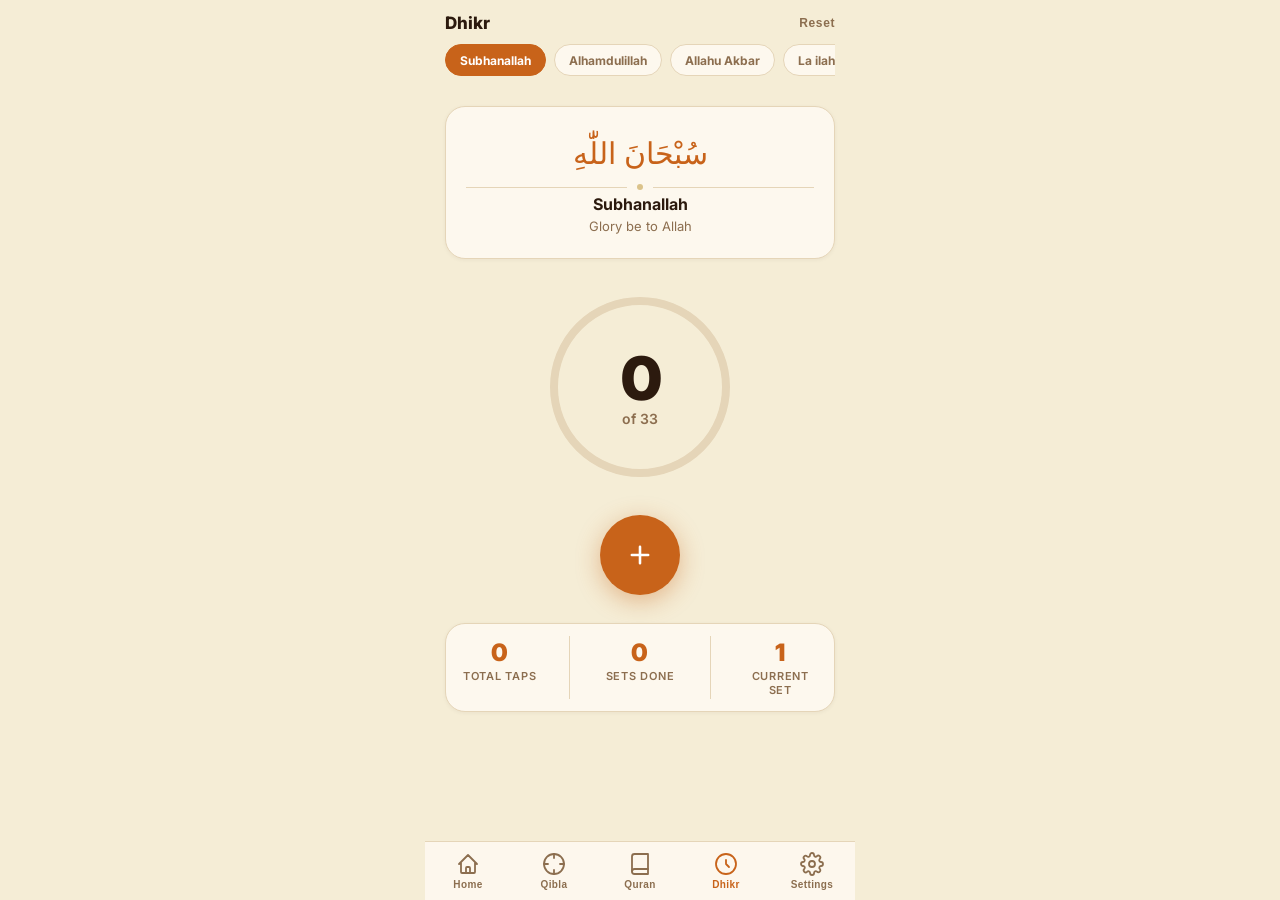
<file: dhikr.html>
<!DOCTYPE html>
<html lang="en">
<head>
<meta charset="UTF-8"/>
<meta name="viewport" content="width=device-width, initial-scale=1.0, viewport-fit=cover"/>
<meta name="apple-mobile-web-app-capable" content="yes"/>
<title>Dhikr · Wasl</title>
<link href="https://fonts.googleapis.com/css2?family=Inter:wght@300;400;500;600;700;800;900&display=swap" rel="stylesheet"/>
<link rel="stylesheet" href="style.css"/>
<style>
  body { background: var(--bg); }

  .dhikr-screen {
    display: flex; flex-direction: column; align-items: center;
    min-height: 100vh;
    padding: calc(var(--safe-top) + 10px) 20px calc(90px + var(--safe-bot));
  }

  /* ── Header ── */
  .dh-header {
    width: 100%; display: flex; align-items: center;
    justify-content: space-between; margin-bottom: 8px;
  }
  .dh-title { font-size: 17px; font-weight: 800; }
  .reset-btn {
    font-size: 12px; font-weight: 700; color: var(--sub);
    background: none; border: none; cursor: pointer; padding: 6px 0;
    letter-spacing: 0.05em;
  }
  .reset-btn:active { opacity: 0.6; }

  /* ── Dhikr selector ── */
  .dhikr-tabs {
    width: 100%; display: flex; gap: 8px; margin-bottom: 28px;
    overflow-x: auto; padding-bottom: 2px; scrollbar-width: none;
  }
  .dhikr-tabs::-webkit-scrollbar { display: none; }
  .dtab {
    flex-shrink: 0; height: 32px; padding: 0 14px; border-radius: 16px;
    font-size: 12px; font-weight: 700; font-family: inherit;
    background: var(--card); border: 1.5px solid var(--border);
    color: var(--sub); cursor: pointer; transition: all 0.15s;
  }
  .dtab.active { background: var(--orange); border-color: var(--orange); color: #fff; }

  /* ── Arabic card ── */
  .arabic-card {
    width: 100%; padding: 24px 20px; margin-bottom: 28px;
    text-align: center;
  }
  .arabic-text  { font-size: 30px; color: var(--orange); direction: rtl; line-height: 1.5; margin-bottom: 8px; }
  .latin-text   { font-size: 16px; font-weight: 700; color: var(--ink); margin-bottom: 4px; }
  .meaning-text { font-size: 13px; color: var(--sub); font-weight: 400; }

  /* ── Big counter ring ── */
  .counter-wrap {
    position: relative; width: 200px; height: 200px;
    margin-bottom: 28px; flex-shrink: 0;
  }
  .counter-svg { position: absolute; inset: 0; transform: rotate(-90deg); }
  .ring-track { fill: none; stroke: var(--border); stroke-width: 8; }
  .ring-progress { fill: none; stroke: var(--orange); stroke-width: 8; stroke-linecap: round; transition: stroke-dashoffset 0.3s cubic-bezier(.4,0,.2,1); }
  .counter-inner {
    position: absolute; inset: 0; display: flex;
    flex-direction: column; align-items: center; justify-content: center;
  }
  .counter-num  { font-size: 60px; font-weight: 900; color: var(--ink); letter-spacing: -0.05em; line-height: 1; }
  .counter-of   { font-size: 14px; font-weight: 600; color: var(--sub); margin-top: 2px; }

  /* ── Tap button ── */
  .tap-btn {
    width: 80px; height: 80px; border-radius: 50%;
    background: var(--orange); color: #fff;
    font-size: 15px; font-weight: 800; letter-spacing: 0.05em;
    border: none; cursor: pointer; font-family: inherit;
    box-shadow: 0 6px 24px rgba(200,99,26,0.4);
    transition: transform 0.1s, box-shadow 0.1s;
    display: flex; align-items: center; justify-content: center;
    margin-bottom: 28px;
    -webkit-user-select: none; user-select: none;
  }
  .tap-btn:active {
    transform: scale(0.91);
    box-shadow: 0 2px 10px rgba(200,99,26,0.3);
  }
  .tap-btn svg { width: 28px; height: 28px; }

  /* ── Session total ── */
  .session-row {
    display: flex; gap: 16px; width: 100%;
  }
  .session-stat {
    flex: 1; padding: 14px; text-align: center;
  }
  .ss-num { font-size: 24px; font-weight: 900; color: var(--orange); }
  .ss-lbl { font-size: 11px; font-weight: 600; color: var(--sub); margin-top: 2px; letter-spacing: 0.07em; text-transform: uppercase; }

  /* ── Completion flash ── */
  .complete-flash {
    position: fixed; inset: 0; background: rgba(74,124,89,0.15);
    pointer-events: none; opacity: 0; z-index: 200;
    transition: opacity 0.3s;
  }
  .complete-flash.show { opacity: 1; }
</style>
</head>
<body>

<div class="dhikr-screen">

  <!-- Header -->
  <div class="dh-header">
    <span class="dh-title">Dhikr</span>
    <button class="reset-btn" onclick="resetAll()">Reset</button>
  </div>

  <!-- Tabs -->
  <div class="dhikr-tabs" id="dhikr-tabs"></div>

  <!-- Arabic card -->
  <div class="card arabic-card">
    <div class="arabic-text"  id="d-arabic"></div>
    <div class="ornament"><span></span></div>
    <div class="latin-text"   id="d-latin"></div>
    <div class="meaning-text" id="d-meaning"></div>
  </div>

  <!-- Ring counter -->
  <div class="counter-wrap">
    <svg class="counter-svg" width="200" height="200" viewBox="0 0 200 200">
      <circle class="ring-track"    cx="100" cy="100" r="86"/>
      <circle class="ring-progress" cx="100" cy="100" r="86" id="ring-fill"
        stroke-dasharray="540.35" stroke-dashoffset="540.35"/>
    </svg>
    <div class="counter-inner">
      <div class="counter-num" id="count-num">0</div>
      <div class="counter-of"  id="count-of">of 33</div>
    </div>
  </div>

  <!-- Tap button -->
  <button class="tap-btn" id="tap-btn" onclick="tap()">
    <svg viewBox="0 0 24 24" fill="none" stroke="currentColor" stroke-width="2.2" stroke-linecap="round"><path d="M12 5v14M5 12h14"/></svg>
  </button>

  <!-- Session totals -->
  <div class="card session-row">
    <div class="session-stat">
      <div class="ss-num" id="total-taps">0</div>
      <div class="ss-lbl">Total taps</div>
    </div>
    <div style="width:1px;background:var(--border);margin:12px 0;"></div>
    <div class="session-stat">
      <div class="ss-num" id="sets-done">0</div>
      <div class="ss-lbl">Sets done</div>
    </div>
    <div style="width:1px;background:var(--border);margin:12px 0;"></div>
    <div class="session-stat">
      <div class="ss-num" id="cur-set">1</div>
      <div class="ss-lbl">Current set</div>
    </div>
  </div>

</div>

<div class="complete-flash" id="complete-flash"></div>

<!-- BOTTOM NAV -->
<nav class="bottom-nav">
  <button class="nav-item" onclick="location.href='index.html'">
    <svg class="nav-icon" viewBox="0 0 24 24" fill="none" stroke="currentColor" stroke-width="1.8" stroke-linecap="round" stroke-linejoin="round"><path d="M3 12l2-2m0 0l7-7 7 7M5 10v10a1 1 0 001 1h3m10-11l2 2m-2-2v10a1 1 0 01-1 1h-3m-6 0a1 1 0 001-1v-4a1 1 0 011-1h2a1 1 0 011 1v4a1 1 0 001 1m-6 0h6"/></svg>
    <span class="nav-label">Home</span>
  </button>
  <button class="nav-item" onclick="location.href='qibla.html'">
    <svg class="nav-icon" viewBox="0 0 24 24" fill="none" stroke="currentColor" stroke-width="1.8" stroke-linecap="round" stroke-linejoin="round"><circle cx="12" cy="12" r="10"/><line x1="12" y1="2" x2="12" y2="6"/><line x1="12" y1="18" x2="12" y2="22"/><line x1="2" y1="12" x2="6" y2="12"/><line x1="18" y1="12" x2="22" y2="12"/></svg>
    <span class="nav-label">Qibla</span>
  </button>
  <button class="nav-item" onclick="location.href='quran.html'">
    <svg class="nav-icon" viewBox="0 0 24 24" fill="none" stroke="currentColor" stroke-width="1.8" stroke-linecap="round" stroke-linejoin="round"><path d="M4 19.5A2.5 2.5 0 016.5 17H20"/><path d="M6.5 2H20v20H6.5A2.5 2.5 0 014 19.5v-15A2.5 2.5 0 016.5 2z"/></svg>
    <span class="nav-label">Quran</span>
  </button>
  <button class="nav-item active">
    <svg class="nav-icon" viewBox="0 0 24 24" fill="none" stroke="currentColor" stroke-width="1.8" stroke-linecap="round" stroke-linejoin="round"><circle cx="12" cy="12" r="10"/><path d="M12 8v4l3 3"/></svg>
    <span class="nav-label">Dhikr</span>
  </button>
  <button class="nav-item" onclick="location.href='settings.html'">
    <svg class="nav-icon" viewBox="0 0 24 24" fill="none" stroke="currentColor" stroke-width="1.8" stroke-linecap="round" stroke-linejoin="round"><circle cx="12" cy="12" r="3"/><path d="M19.4 15a1.65 1.65 0 00.33 1.82l.06.06a2 2 0 010 2.83 2 2 0 01-2.83 0l-.06-.06a1.65 1.65 0 00-1.82-.33 1.65 1.65 0 00-1 1.51V21a2 2 0 01-4 0v-.09A1.65 1.65 0 009 19.4a1.65 1.65 0 00-1.82.33l-.06.06a2 2 0 01-2.83-2.83l.06-.06A1.65 1.65 0 004.68 15a1.65 1.65 0 00-1.51-1H3a2 2 0 010-4h.09A1.65 1.65 0 004.6 9a1.65 1.65 0 00-.33-1.82l-.06-.06a2 2 0 012.83-2.83l.06.06A1.65 1.65 0 009 4.68a1.65 1.65 0 001-1.51V3a2 2 0 014 0v.09a1.65 1.65 0 001 1.51 1.65 1.65 0 001.82-.33l.06-.06a2 2 0 012.83 2.83l-.06.06A1.65 1.65 0 0019.4 9a1.65 1.65 0 001.51 1H21a2 2 0 010 4h-.09a1.65 1.65 0 00-1.51 1z"/></svg>
    <span class="nav-label">Settings</span>
  </button>
</nav>

<script src="app.js"></script>
<script>
'use strict';

const CIRC = 2 * Math.PI * 86; // 540.35

let currentIndex = 0;
let count        = 0;
let totalTaps    = 0;
let setsDone     = 0;

function getDhikr() { return Wasl.DHIKR_LIST[currentIndex]; }

// ── Build tabs ────────────────────────────────────────────────────────
function buildTabs() {
  const row = document.getElementById('dhikr-tabs');
  row.innerHTML = '';
  Wasl.DHIKR_LIST.forEach((d, i) => {
    const btn = document.createElement('button');
    btn.className = 'dtab' + (i === currentIndex ? ' active' : '');
    btn.textContent = d.latin;
    btn.addEventListener('click', () => {
      currentIndex = i;
      count = 0;
      buildTabs();
      renderCard();
      renderRing();
    });
    row.appendChild(btn);
  });
}

// ── Render card ───────────────────────────────────────────────────────
function renderCard() {
  const d = getDhikr();
  document.getElementById('d-arabic').textContent  = d.arabic;
  document.getElementById('d-latin').textContent   = d.latin;
  document.getElementById('d-meaning').textContent = d.meaning;
}

// ── Render ring ───────────────────────────────────────────────────────
function renderRing() {
  const d       = getDhikr();
  const target  = d.target || 100;
  const pct     = target > 0 ? Math.min(count / target, 1) : 0;
  const offset  = CIRC * (1 - pct);

  document.getElementById('ring-fill').style.strokeDashoffset = offset;
  document.getElementById('count-num').textContent = count;
  document.getElementById('count-of').textContent  = target > 0 ? `of ${target}` : '∞';
  document.getElementById('total-taps').textContent = totalTaps;
  document.getElementById('sets-done').textContent  = setsDone;
  document.getElementById('cur-set').textContent    =
    currentIndex < Wasl.DHIKR_LIST.length - 1 ? currentIndex + 1 : '—';
}

// ── Tap ───────────────────────────────────────────────────────────────
function tap() {
  const d      = getDhikr();
  const target = d.target || 0;

  count++;
  totalTaps++;

  // Haptic feedback
  if (navigator.vibrate) navigator.vibrate(18);

  // Reached target
  if (target > 0 && count >= target) {
    setsDone++;
    flashComplete();

    // Auto-advance to next dhikr after short delay
    if (currentIndex < Wasl.DHIKR_LIST.length - 1) {
      setTimeout(() => {
        currentIndex++;
        count = 0;
        buildTabs();
        renderCard();
        renderRing();
      }, 700);
    } else {
      // All done — final dhikr (La ilaha illallah, no target)
      count = 0;
    }
  }

  renderRing();

  // Save state
  Wasl.saveDhikrState({ count, index: currentIndex });
}

// ── Complete flash ────────────────────────────────────────────────────
function flashComplete() {
  const el = document.getElementById('complete-flash');
  el.classList.add('show');
  if (navigator.vibrate) navigator.vibrate([40, 30, 40]);
  setTimeout(() => el.classList.remove('show'), 500);
}

// ── Reset ─────────────────────────────────────────────────────────────
function resetAll() {
  currentIndex = 0;
  count        = 0;
  totalTaps    = 0;
  setsDone     = 0;
  Wasl.resetDhikr();
  buildTabs();
  renderCard();
  renderRing();
}

// ── Init ──────────────────────────────────────────────────────────────
buildTabs();
renderCard();
renderRing();
</script>
</body>
</html>
</file>
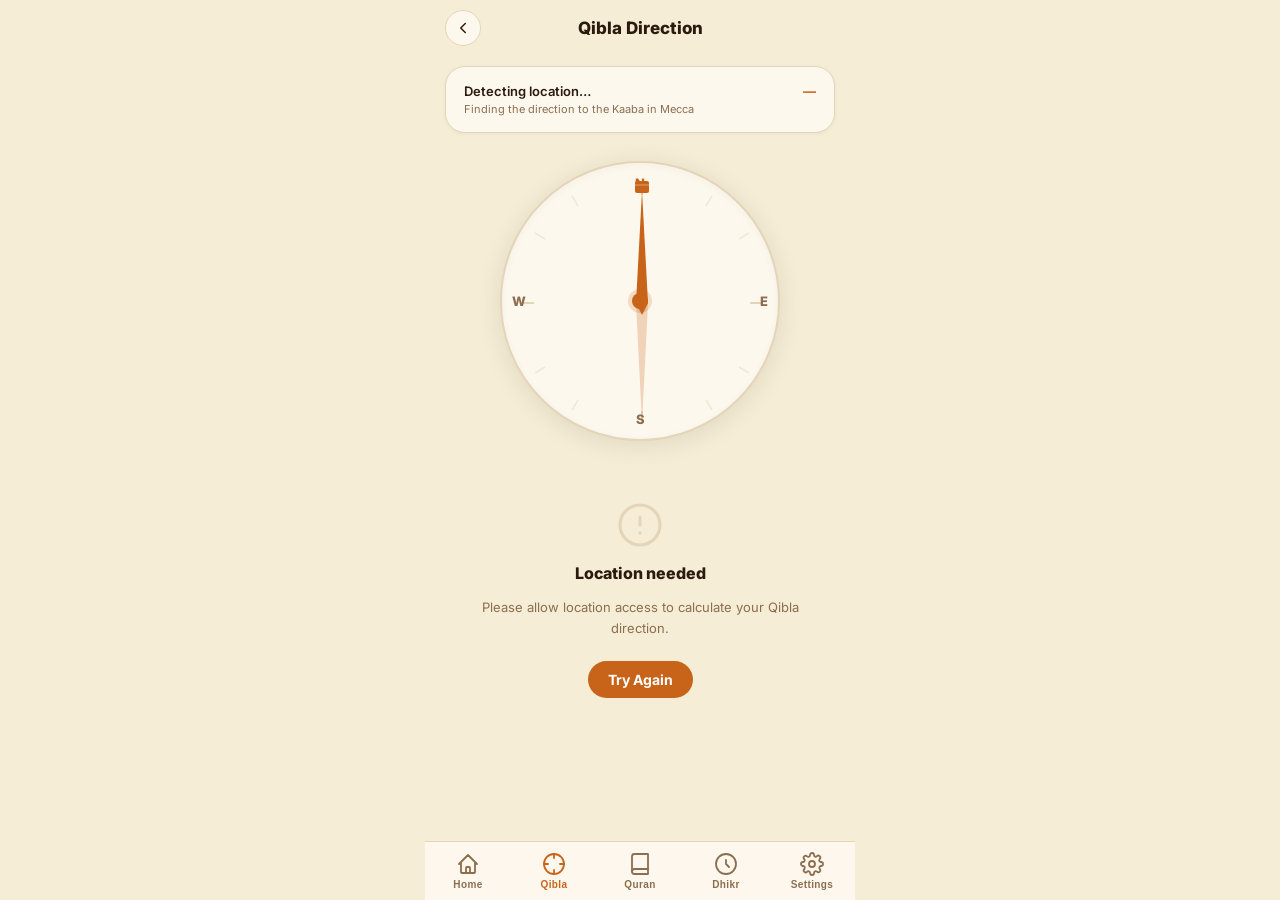
<file: qibla.html>
<!DOCTYPE html>
<html lang="en">
<head>
<meta charset="UTF-8"/>
<meta name="viewport" content="width=device-width, initial-scale=1.0, viewport-fit=cover"/>
<meta name="apple-mobile-web-app-capable" content="yes"/>
<title>Qibla · Wasl</title>
<link href="https://fonts.googleapis.com/css2?family=Inter:wght@300;400;500;600;700;800;900&display=swap" rel="stylesheet"/>
<link rel="stylesheet" href="style.css"/>
<style>
  .qibla-screen {
    display: flex; flex-direction: column; align-items: center;
    min-height: 100vh;
    padding: calc(var(--safe-top) + 10px) 20px calc(90px + var(--safe-bot));
  }

  .q-header {
    width: 100%; display: flex; align-items: center;
    justify-content: space-between; margin-bottom: 20px;
  }
  .q-title { font-size: 17px; font-weight: 800; }

  /* ── Status card ── */
  .status-card { width: 100%; padding: 16px 18px; margin-bottom: 28px; }
  .status-row  { display: flex; justify-content: space-between; align-items: center; }
  .status-loc  { font-size: 13px; font-weight: 600; color: var(--ink); }
  .status-deg  { font-size: 13px; font-weight: 700; color: var(--orange); }
  .status-sub  { font-size: 11px; color: var(--sub); margin-top: 3px; }

  /* ── Compass ── */
  .compass-outer {
    position: relative; width: 280px; height: 280px;
    margin-bottom: 28px;
  }

  /* static background compass face */
  .compass-face {
    position: absolute; inset: 0; border-radius: 50%;
    background: var(--card); border: 2px solid var(--border);
    box-shadow: 0 4px 24px rgba(44,26,14,0.1), inset 0 2px 8px rgba(44,26,14,0.04);
    display: flex; align-items: center; justify-content: center;
  }

  /* rotating layer — contains N/S/E/W and tick marks */
  .compass-ring {
    position: absolute; inset: 0; border-radius: 50%;
    transition: transform 0.15s cubic-bezier(.4,0,.2,1);
  }

  /* Qibla needle — does NOT rotate with compass */
  .needle-layer {
    position: absolute; inset: 0; pointer-events: none;
  }

  /* center dot */
  .compass-center {
    width: 16px; height: 16px; border-radius: 50%;
    background: var(--orange); z-index: 10;
    box-shadow: 0 0 0 4px rgba(200,99,26,0.2);
    position: absolute; top: 50%; left: 50%;
    transform: translate(-50%,-50%);
  }

  /* NSEW labels inside the ring */
  .dir-label {
    position: absolute; font-size: 13px; font-weight: 800;
    color: var(--sub); left: 50%; transform: translateX(-50%);
  }
  .dir-n { top: 12px; color: var(--orange); }
  .dir-s { bottom: 12px; }
  .dir-e { top: 50%; right: 10px; left: auto; transform: translateY(-50%); }
  .dir-w { top: 50%; left: 10px; transform: translateY(-50%); }

  /* ── Alignment indicator ── */
  .align-bar {
    width: 100%; padding: 16px 18px;
    text-align: center; margin-bottom: 0;
  }
  .align-text { font-size: 20px; font-weight: 900; color: var(--ink); }
  .align-sub  { font-size: 13px; color: var(--sub); margin-top: 4px; }
  .align-bar.aligned .align-text { color: var(--green); }

  /* permission / error state */
  .state-msg {
    text-align: center; padding: 32px 20px;
    display: flex; flex-direction: column; align-items: center; gap: 14px;
  }
  .state-msg svg { width: 48px; height: 48px; color: var(--border); }
  .state-msg h3  { font-size: 16px; font-weight: 800; color: var(--ink); }
  .state-msg p   { font-size: 13px; color: var(--sub); line-height: 1.6; }

  /* loading spinner */
  .spin-ring {
    width: 40px; height: 40px; border-radius: 50%;
    border: 3px solid var(--border); border-top-color: var(--orange);
    animation: spin 0.8s linear infinite;
  }
  @keyframes spin { to { transform: rotate(360deg); } }
</style>
</head>
<body>

<div class="qibla-screen">

  <div class="q-header">
    <a href="index.html" style="text-decoration:none;">
      <button class="back-btn">
        <svg viewBox="0 0 24 24" fill="none" stroke="currentColor" stroke-width="2" stroke-linecap="round" stroke-linejoin="round"><path d="M15 18l-6-6 6-6"/></svg>
      </button>
    </a>
    <span class="q-title">Qibla Direction</span>
    <div style="width:36px;"></div>
  </div>

  <!-- Status -->
  <div class="card status-card">
    <div class="status-row">
      <span class="status-loc" id="q-city">Detecting location…</span>
      <span class="status-deg" id="q-deg">—</span>
    </div>
    <div class="status-sub" id="q-sub">Finding the direction to the Kaaba in Mecca</div>
  </div>

  <!-- Compass -->
  <div class="compass-outer" id="compass-outer">
    <div class="compass-face" id="compass-face">

      <!-- rotating ring with directions -->
      <div class="compass-ring" id="compass-ring">
        <svg width="280" height="280" viewBox="0 0 280 280" style="position:absolute;inset:0;">
          <!-- tick marks every 30 degrees -->
          <g id="ticks">
            <line x1="140" y1="20" x2="140" y2="32" stroke="#E5D5B8" stroke-width="2"/>
            <line x1="140" y1="248" x2="140" y2="260" stroke="#E5D5B8" stroke-width="2"/>
            <line x1="20" y1="140" x2="32" y2="140" stroke="#E5D5B8" stroke-width="2"/>
            <line x1="248" y1="140" x2="260" y2="140" stroke="#E5D5B8" stroke-width="2"/>
          </g>
          <!-- 30-degree tick marks -->
          <g stroke="#E8DCC8" stroke-width="1.5" opacity="0.6">
            <line x1="210" y1="33" x2="204" y2="43"/>
            <line x1="247" y1="70" x2="237" y2="76"/>
            <line x1="247" y1="210" x2="237" y2="204"/>
            <line x1="210" y1="247" x2="204" y2="237"/>
            <line x1="70" y1="247" x2="76" y2="237"/>
            <line x1="33" y1="210" x2="43" y2="204"/>
            <line x1="33" y1="70" x2="43" y2="76"/>
            <line x1="70" y1="33" x2="76" y2="43"/>
          </g>
        </svg>
        <!-- NSEW labels -->
        <span class="dir-label dir-n">N</span>
        <span class="dir-label dir-s">S</span>
        <span class="dir-label dir-e">E</span>
        <span class="dir-label dir-w">W</span>
      </div>

      <!-- Qibla needle (fixed, points up = toward Mecca) -->
      <div class="needle-layer" id="needle-layer">
        <svg width="280" height="280" viewBox="0 0 280 280">
          <!-- shadow -->
          <ellipse cx="140" cy="145" rx="4" ry="6" fill="rgba(44,26,14,0.08)"/>
          <!-- needle body -->
          <polygon points="140,28 146,140 140,152 134,140" fill="#C8631A"/>
          <polygon points="140,152 146,140 140,260 134,140" fill="rgba(200,99,26,0.25)"/>
          <!-- Kaaba icon at tip -->
          <rect x="133" y="18" width="14" height="12" rx="2" fill="#C8631A"/>
          <line x1="133" y1="22" x2="147" y2="22" stroke="rgba(255,255,255,0.5)" stroke-width="0.8"/>
        </svg>
      </div>

      <div class="compass-center"></div>
    </div>
  </div>

  <!-- Alignment text / state -->
  <div id="state-area">
    <div class="state-msg" id="loading-msg">
      <div class="spin-ring"></div>
      <h3>Getting location…</h3>
      <p>Please allow location access when prompted.</p>
    </div>
  </div>

  <div class="card align-bar" id="align-bar" style="display:none;">
    <div class="align-text" id="align-text">— °</div>
    <div class="align-sub"  id="align-sub">Rotate your phone to find Qibla</div>
  </div>

</div>

<!-- BOTTOM NAV -->
<nav class="bottom-nav">
  <button class="nav-item" onclick="location.href='index.html'">
    <svg class="nav-icon" viewBox="0 0 24 24" fill="none" stroke="currentColor" stroke-width="1.8" stroke-linecap="round" stroke-linejoin="round"><path d="M3 12l2-2m0 0l7-7 7 7M5 10v10a1 1 0 001 1h3m10-11l2 2m-2-2v10a1 1 0 01-1 1h-3m-6 0a1 1 0 001-1v-4a1 1 0 011-1h2a1 1 0 011 1v4a1 1 0 001 1m-6 0h6"/></svg>
    <span class="nav-label">Home</span>
  </button>
  <button class="nav-item active">
    <svg class="nav-icon" viewBox="0 0 24 24" fill="none" stroke="currentColor" stroke-width="1.8" stroke-linecap="round" stroke-linejoin="round"><circle cx="12" cy="12" r="10"/><line x1="12" y1="2" x2="12" y2="6"/><line x1="12" y1="18" x2="12" y2="22"/><line x1="2" y1="12" x2="6" y2="12"/><line x1="18" y1="12" x2="22" y2="12"/></svg>
    <span class="nav-label">Qibla</span>
  </button>
  <button class="nav-item" onclick="location.href='quran.html'">
    <svg class="nav-icon" viewBox="0 0 24 24" fill="none" stroke="currentColor" stroke-width="1.8" stroke-linecap="round" stroke-linejoin="round"><path d="M4 19.5A2.5 2.5 0 016.5 17H20"/><path d="M6.5 2H20v20H6.5A2.5 2.5 0 014 19.5v-15A2.5 2.5 0 016.5 2z"/></svg>
    <span class="nav-label">Quran</span>
  </button>
  <button class="nav-item" onclick="location.href='dhikr.html'">
    <svg class="nav-icon" viewBox="0 0 24 24" fill="none" stroke="currentColor" stroke-width="1.8" stroke-linecap="round" stroke-linejoin="round"><circle cx="12" cy="12" r="10"/><path d="M12 8v4l3 3"/></svg>
    <span class="nav-label">Dhikr</span>
  </button>
  <button class="nav-item" onclick="location.href='settings.html'">
    <svg class="nav-icon" viewBox="0 0 24 24" fill="none" stroke="currentColor" stroke-width="1.8" stroke-linecap="round" stroke-linejoin="round"><circle cx="12" cy="12" r="3"/><path d="M19.4 15a1.65 1.65 0 00.33 1.82l.06.06a2 2 0 010 2.83 2 2 0 01-2.83 0l-.06-.06a1.65 1.65 0 00-1.82-.33 1.65 1.65 0 00-1 1.51V21a2 2 0 01-4 0v-.09A1.65 1.65 0 009 19.4a1.65 1.65 0 00-1.82.33l-.06.06a2 2 0 01-2.83-2.83l.06-.06A1.65 1.65 0 004.68 15a1.65 1.65 0 00-1.51-1H3a2 2 0 010-4h.09A1.65 1.65 0 004.6 9a1.65 1.65 0 00-.33-1.82l-.06-.06a2 2 0 012.83-2.83l.06.06A1.65 1.65 0 009 4.68a1.65 1.65 0 001-1.51V3a2 2 0 014 0v.09a1.65 1.65 0 001 1.51 1.65 1.65 0 001.82-.33l.06-.06a2 2 0 012.83 2.83l-.06.06A1.65 1.65 0 0019.4 9a1.65 1.65 0 001.51 1H21a2 2 0 010 4h-.09a1.65 1.65 0 00-1.51 1z"/></svg>
    <span class="nav-label">Settings</span>
  </button>
</nav>

<script src="app.js"></script>
<script>
'use strict';

let qiblaDir   = null;  // degrees from north to Mecca
let deviceHead = 0;     // device heading from north

// ── Rotate the compass ring (opposite to heading so N stays fixed on screen) ──
function updateCompass(heading) {
  deviceHead = heading;
  document.getElementById('compass-ring').style.transform = `rotate(${-heading}deg)`;

  if (qiblaDir !== null) {
    // needle should point toward qibla relative to device
    const needleAngle = qiblaDir - heading;
    document.getElementById('needle-layer').style.transform = `rotate(${needleAngle}deg)`;

    // Alignment
    const diff = Math.abs(((needleAngle % 360) + 360) % 360);
    const alignEl  = document.getElementById('align-bar');
    const alignTxt = document.getElementById('align-text');
    const alignSub = document.getElementById('align-sub');
    alignEl.style.display = 'block';

    const bearing = Math.round(((qiblaDir - heading) % 360 + 360) % 360);

    if (diff <= 8 || diff >= 352) {
      alignTxt.textContent = 'You are facing Qibla';
      alignSub.textContent = 'Allahu Akbar — you may begin your prayer';
      alignEl.classList.add('aligned');
      if (navigator.vibrate) navigator.vibrate([30,20,30]);
    } else {
      const turnDir = bearing < 180 ? `Turn right ${bearing}°` : `Turn left ${360 - bearing}°`;
      alignTxt.textContent = `${Math.round(qiblaDir)}° from North`;
      alignSub.textContent = turnDir;
      alignEl.classList.remove('aligned');
    }
  }
}

// ── Get compass heading (iOS vs Android) ──────────────────────────────
function startCompass() {
  // iOS 13+ needs permission
  if (typeof DeviceOrientationEvent !== 'undefined' &&
      typeof DeviceOrientationEvent.requestPermission === 'function') {
    DeviceOrientationEvent.requestPermission().then(state => {
      if (state === 'granted') listenOrientation();
      else showError('Compass permission denied. Please allow it in Settings > Safari.');
    }).catch(() => showError('Could not request compass permission.'));
  } else {
    listenOrientation();
  }
}

function listenOrientation() {
  // Try absolute orientation first (Android Chrome)
  if ('ondeviceorientationabsolute' in window) {
    window.addEventListener('deviceorientationabsolute', onOrient, true);
  } else {
    window.addEventListener('deviceorientation', onOrient, true);
  }
}

function onOrient(e) {
  let heading = 0;
  if (e.webkitCompassHeading != null) {
    // iOS — already magnetic north relative
    heading = e.webkitCompassHeading;
  } else if (e.absolute && e.alpha != null) {
    heading = 360 - e.alpha;
  } else if (e.alpha != null) {
    heading = 360 - e.alpha;
  }
  updateCompass(heading);
}

// ── Error helper ──────────────────────────────────────────────────────
function showError(msg) {
  document.getElementById('state-area').innerHTML = `
    <div class="state-msg">
      <svg viewBox="0 0 24 24" fill="none" stroke="currentColor" stroke-width="1.5" stroke-linecap="round"><circle cx="12" cy="12" r="10"/><line x1="12" y1="8" x2="12" y2="12"/><line x1="12" y1="16" x2="12.01" y2="16"/></svg>
      <h3>Compass unavailable</h3>
      <p>${msg}</p>
      <p style="font-size:12px;color:var(--gold);">The Qibla direction is still shown as a fixed bearing above.</p>
    </div>`;
}

// ── Init ──────────────────────────────────────────────────────────────
async function init() {
  try {
    const { lat, lon } = await Wasl.getLocation();

    // City name
    const city = await Wasl.getCityName(lat, lon);
    document.getElementById('q-city').textContent = city || `${lat.toFixed(2)}, ${lon.toFixed(2)}`;

    // Qibla direction
    qiblaDir = await Wasl.getQiblaDirection(lat, lon);
    document.getElementById('q-deg').textContent = Math.round(qiblaDir) + '°';
    document.getElementById('q-sub').textContent = `${Math.round(qiblaDir)}° from North · toward the Kaaba in Mecca`;

    // Hide loading, start compass
    document.getElementById('loading-msg').style.display = 'none';
    startCompass();

    // Set initial needle without compass (static fallback)
    document.getElementById('needle-layer').style.transform = `rotate(${qiblaDir}deg)`;
    document.getElementById('align-bar').style.display = 'block';
    document.getElementById('align-text').textContent = Math.round(qiblaDir) + '° from North';
    document.getElementById('align-sub').textContent = 'Rotate your phone to find Qibla';

  } catch (err) {
    document.getElementById('loading-msg').innerHTML = `
      <svg style="width:48px;height:48px;color:var(--border)" viewBox="0 0 24 24" fill="none" stroke="currentColor" stroke-width="1.5" stroke-linecap="round"><circle cx="12" cy="12" r="10"/><line x1="12" y1="8" x2="12" y2="12"/><line x1="12" y1="16" x2="12.01" y2="16"/></svg>
      <h3 style="font-size:16px;font-weight:800;color:var(--ink)">Location needed</h3>
      <p style="font-size:13px;color:var(--sub);line-height:1.6">Please allow location access to calculate your Qibla direction.</p>
      <button onclick="init()" style="margin-top:8px;padding:10px 20px;background:var(--orange);color:#fff;border:none;border-radius:20px;font-size:14px;font-weight:700;cursor:pointer;font-family:inherit;">Try Again</button>`;
  }
}

init();
</script>
</body>
</html>
</file>
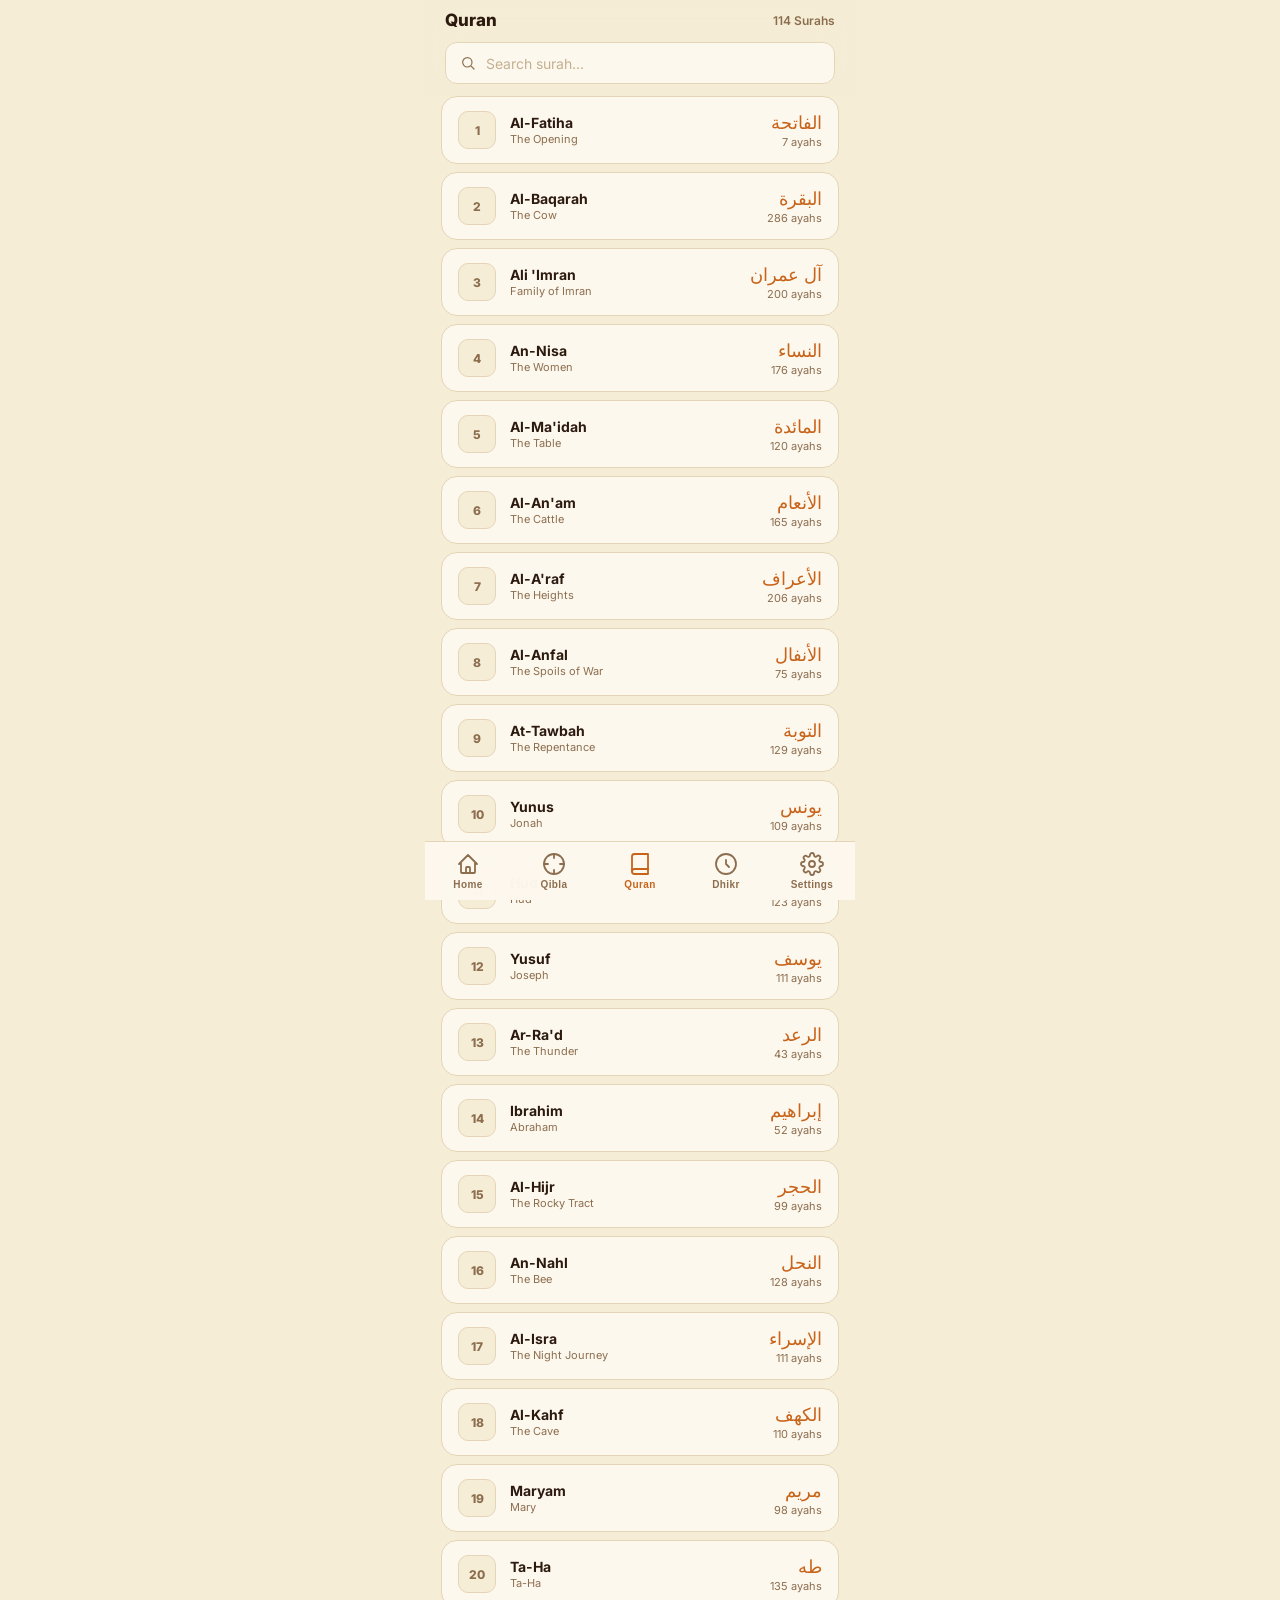
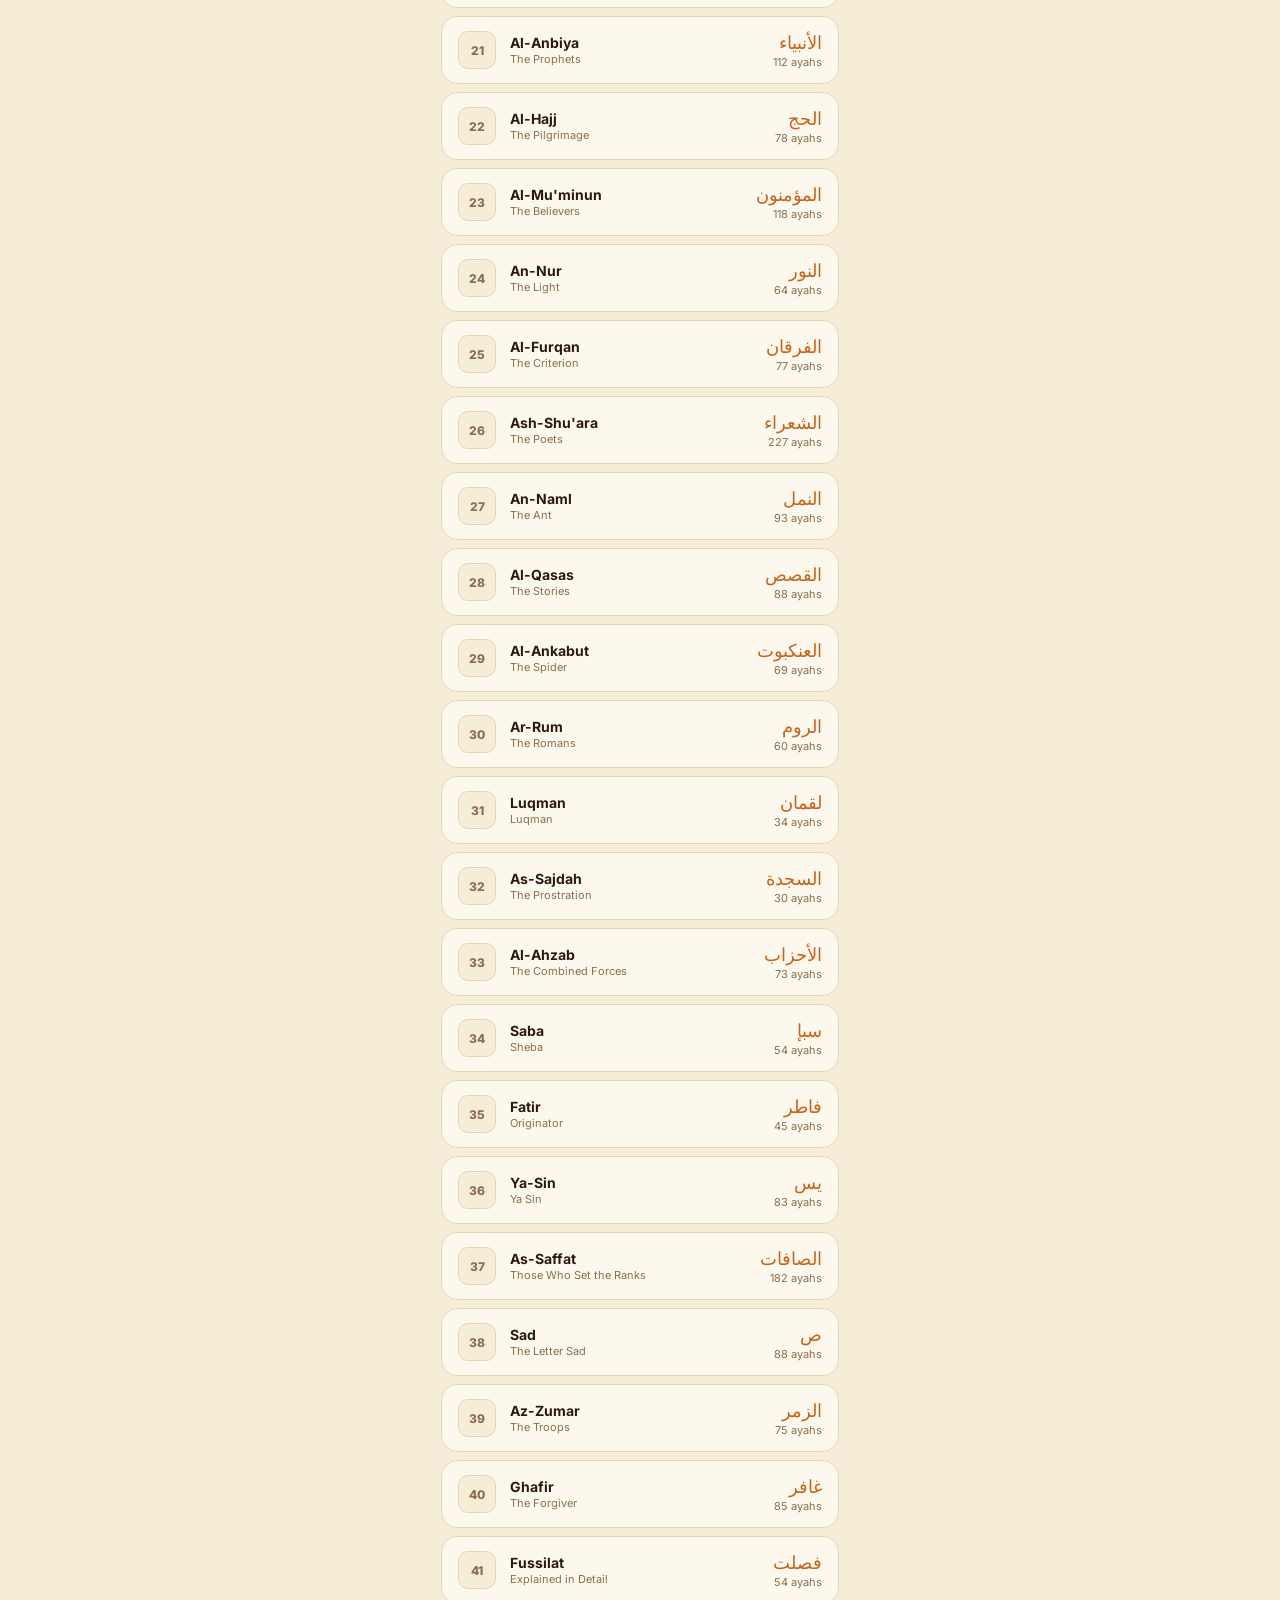
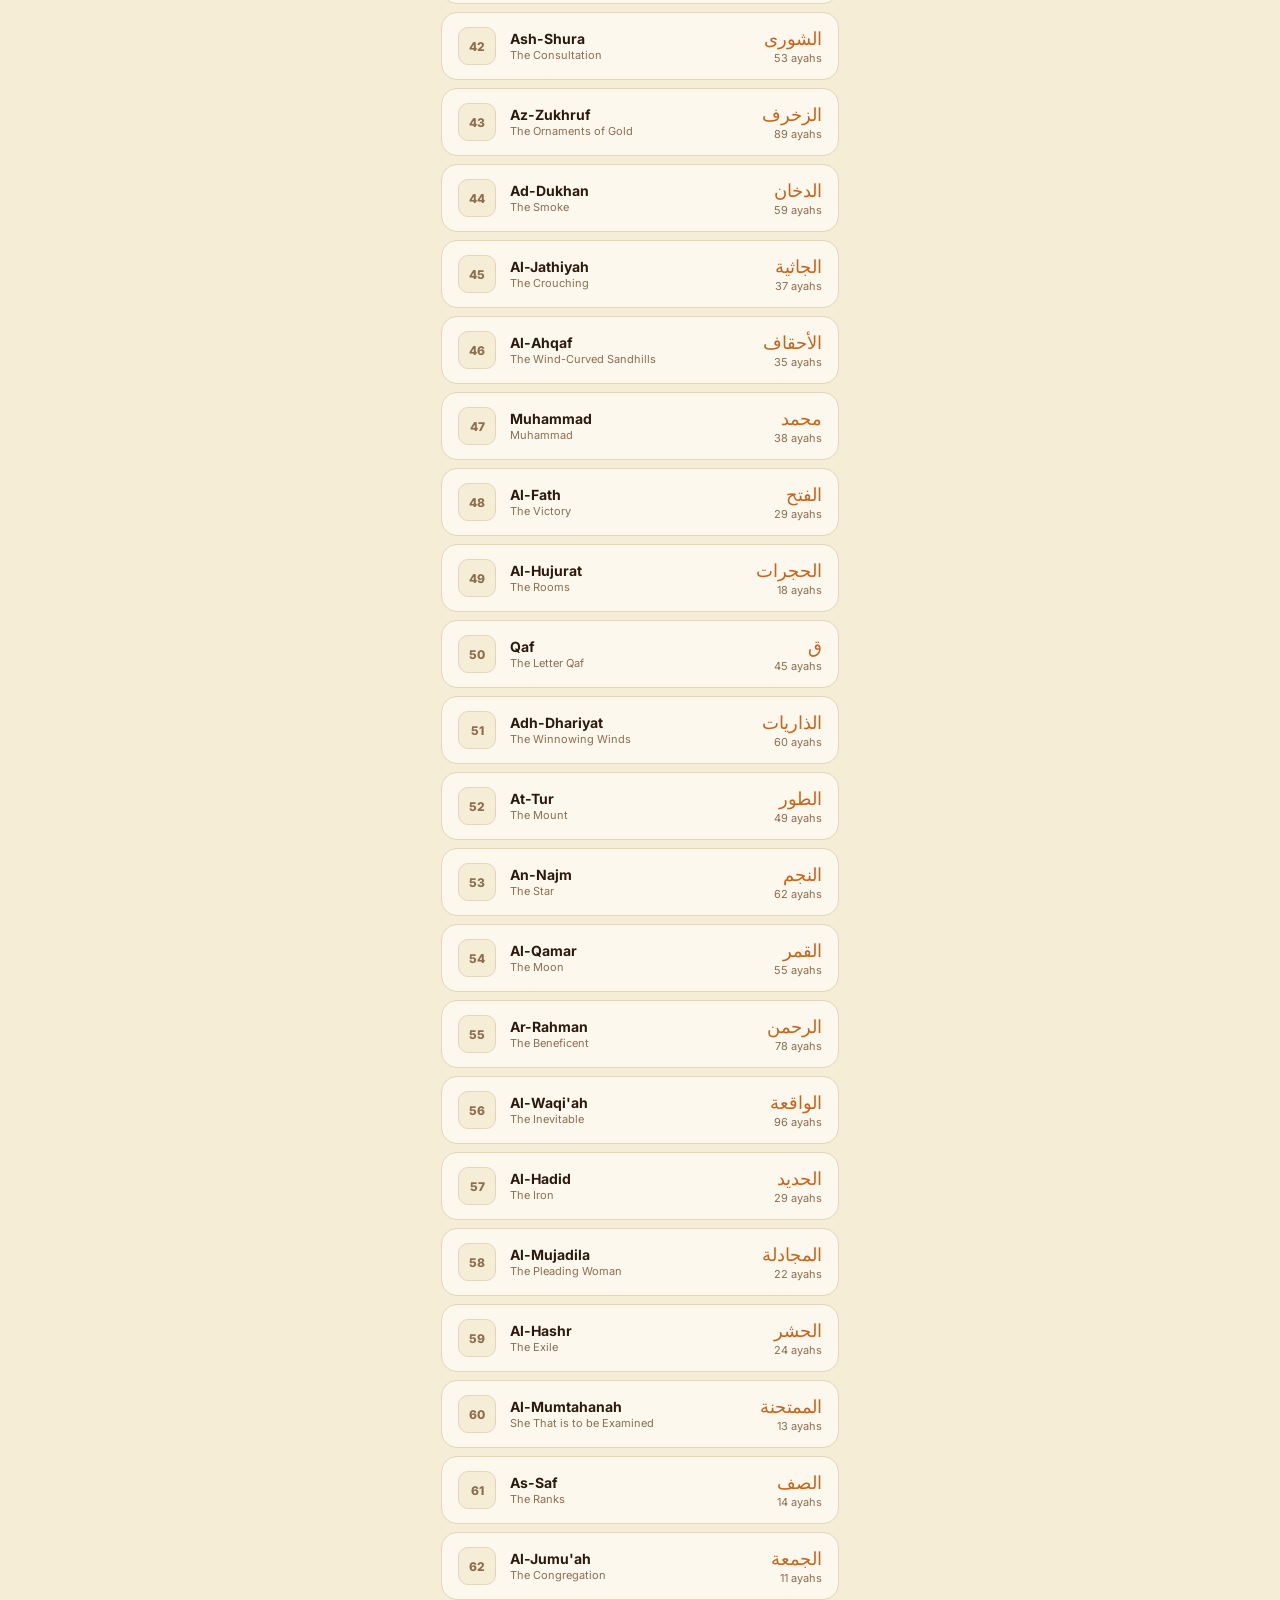
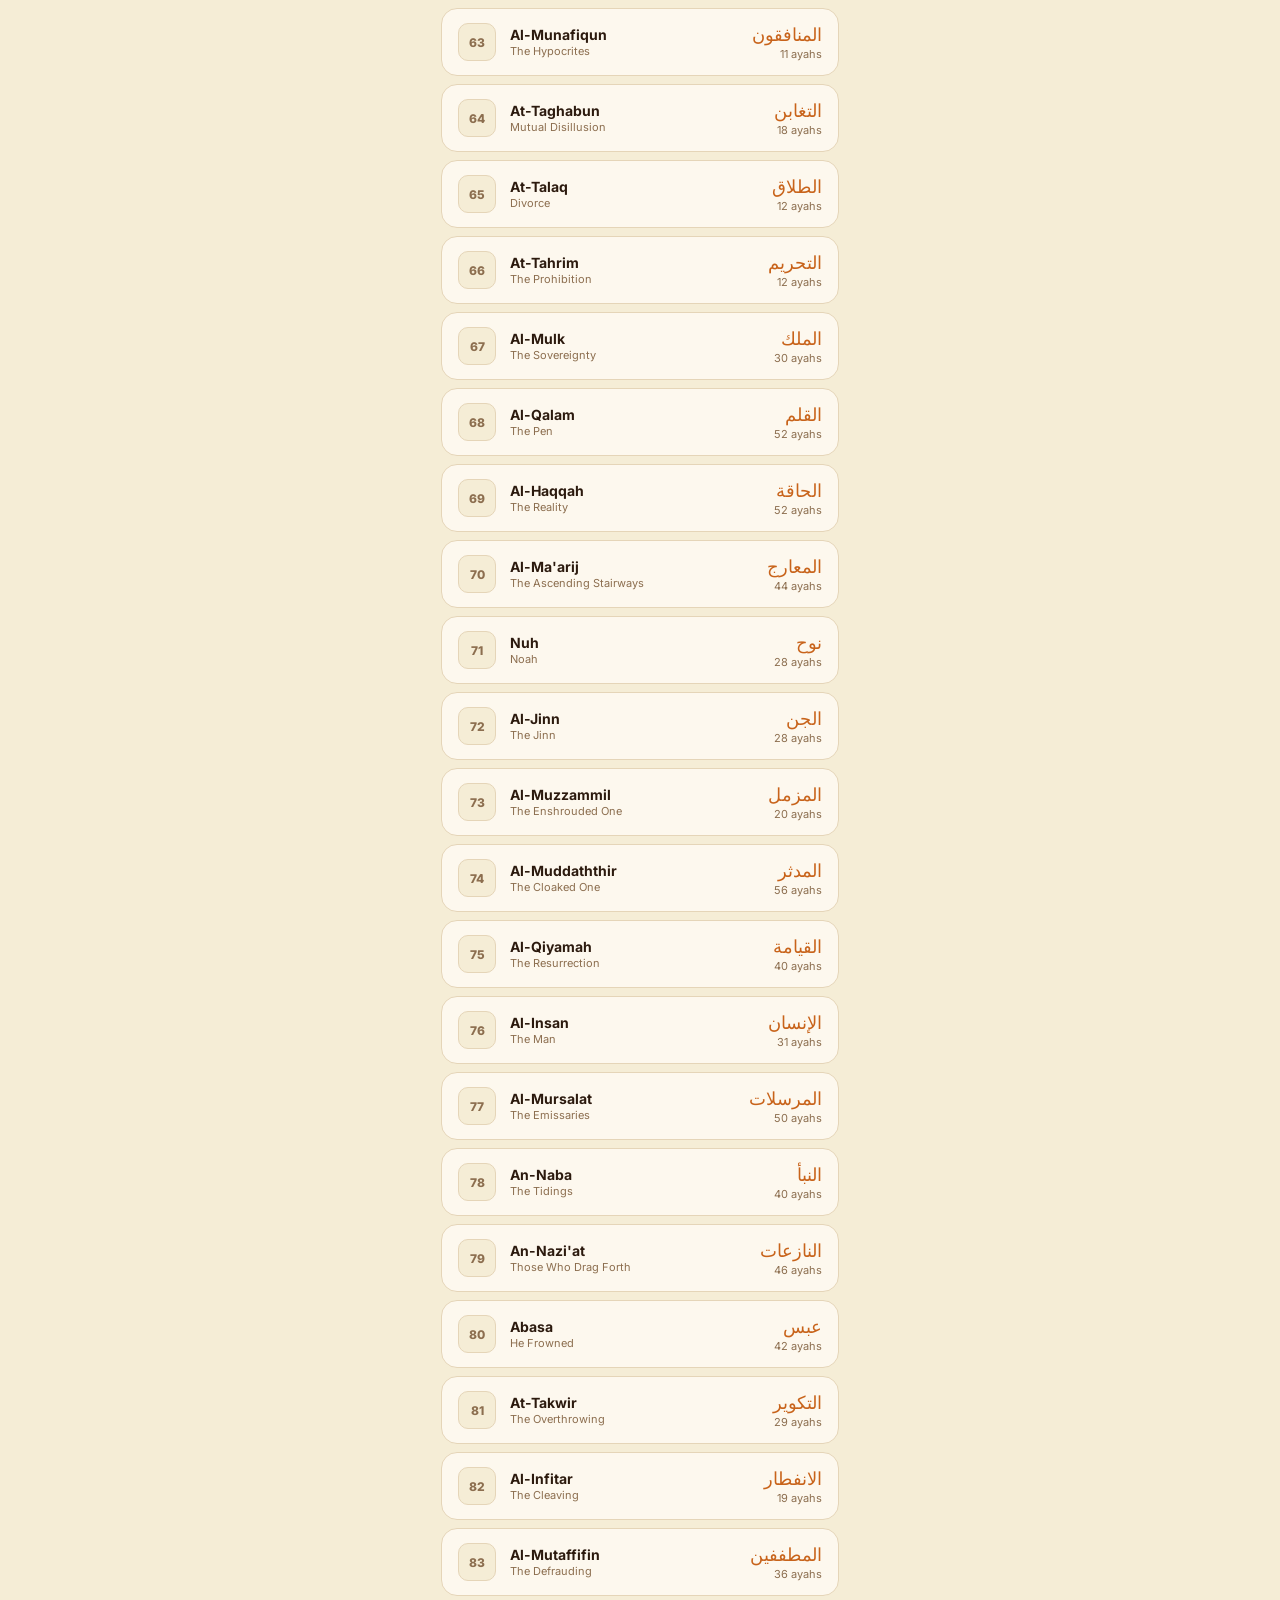
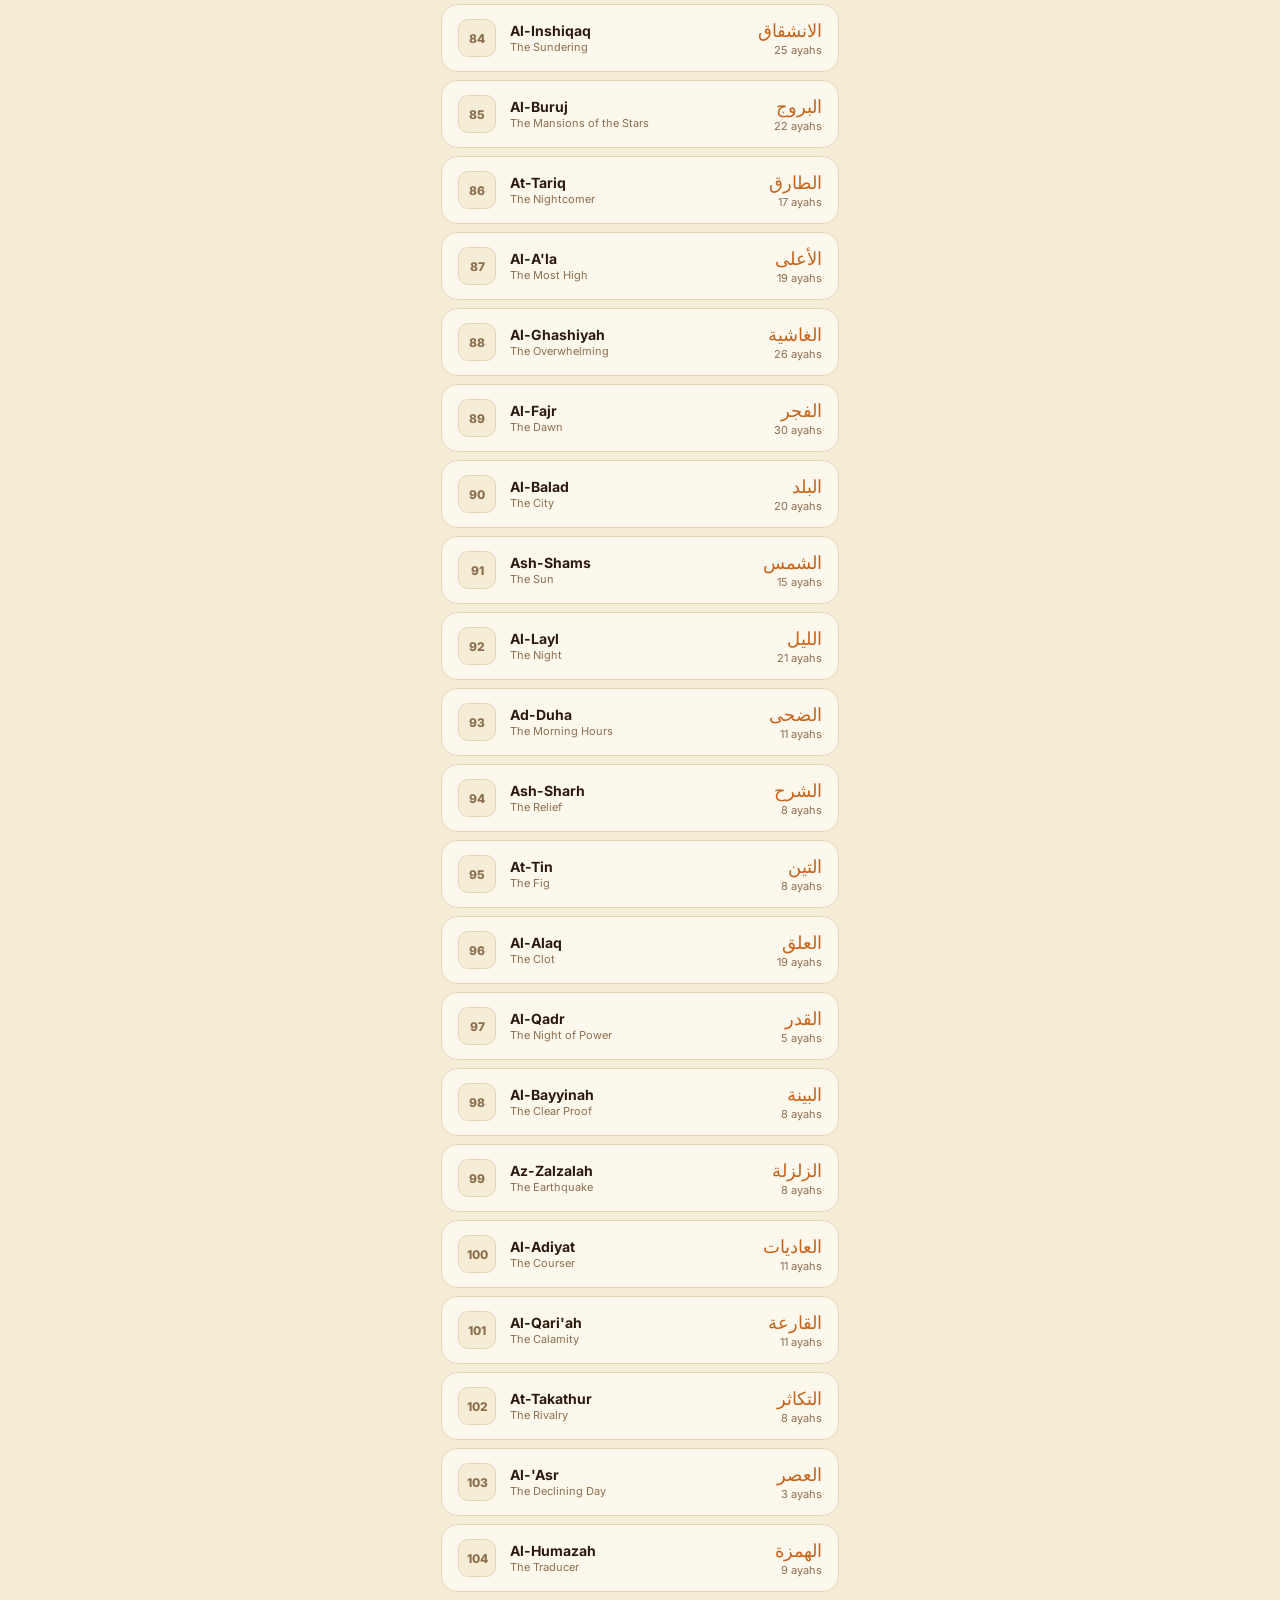
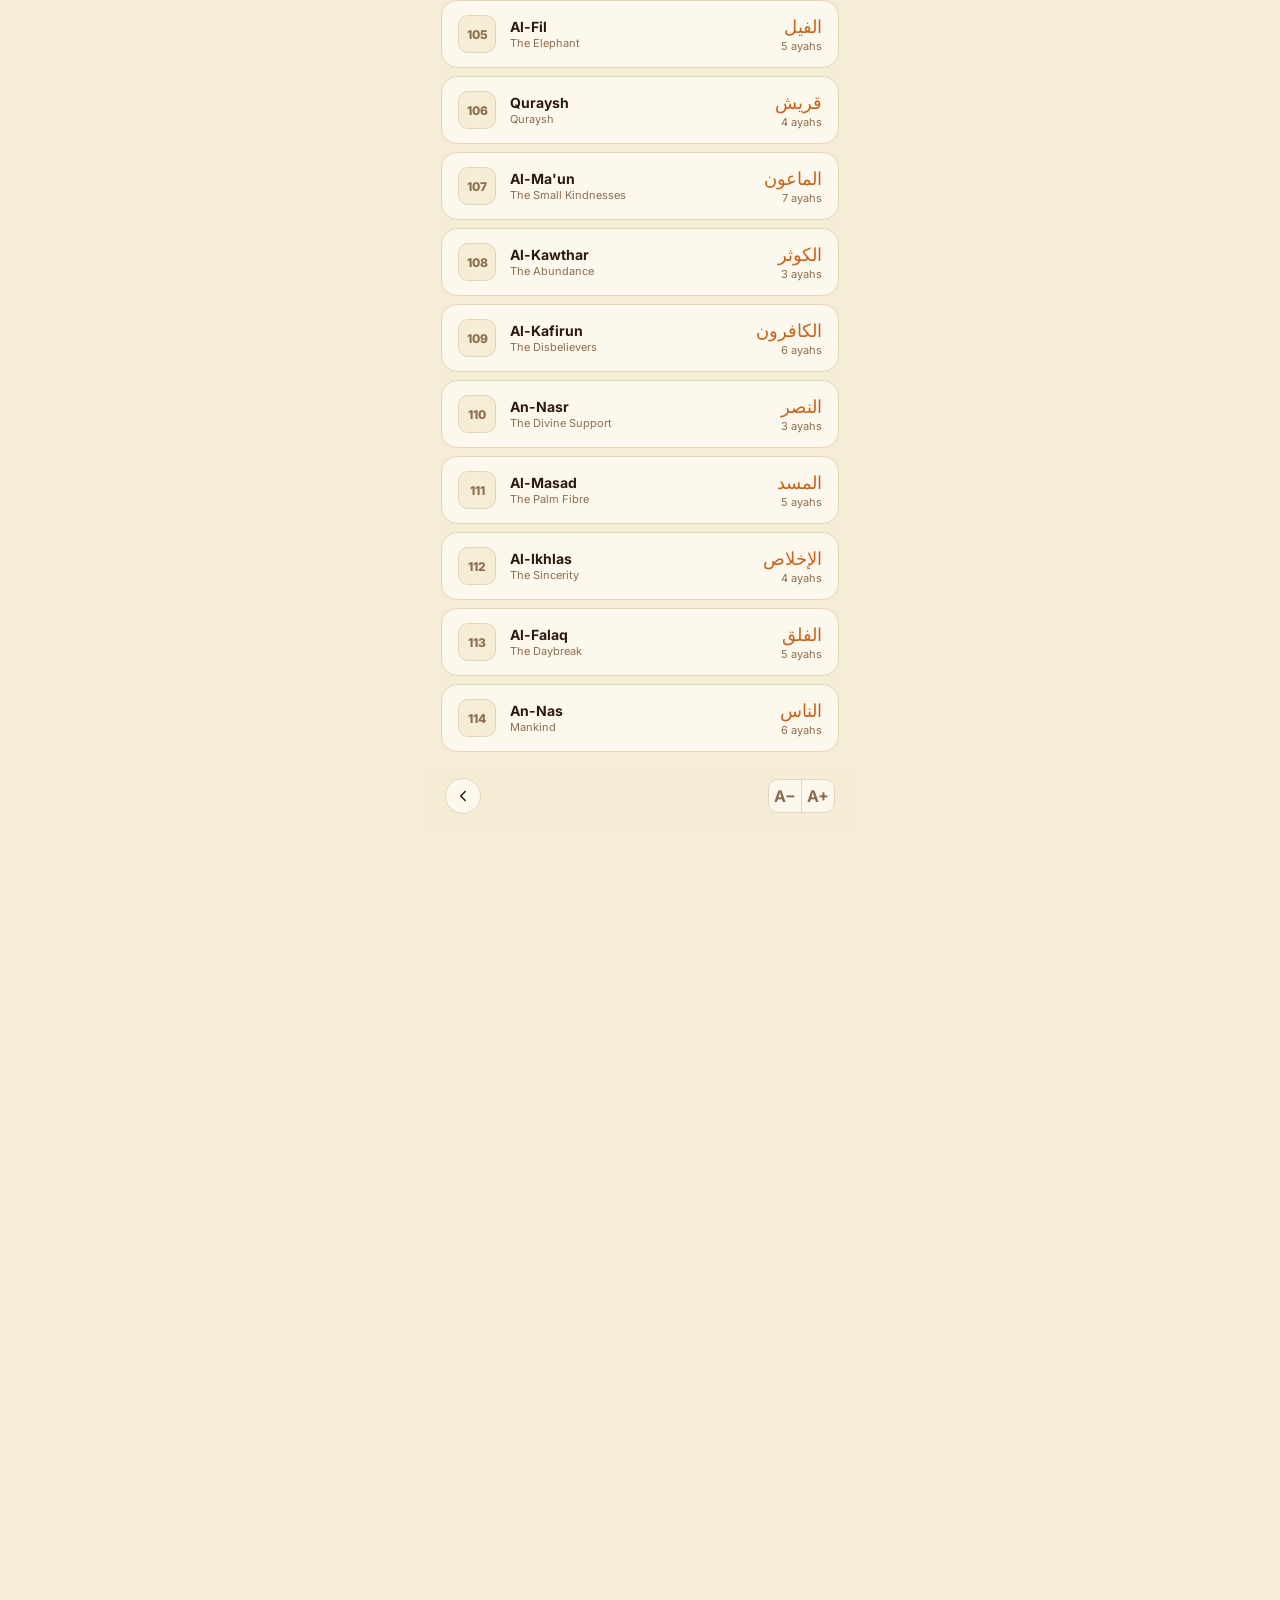
<file: quran.html>
<!DOCTYPE html>
<html lang="en">
<head>
<meta charset="UTF-8"/>
<meta name="viewport" content="width=device-width, initial-scale=1.0, viewport-fit=cover"/>
<meta name="apple-mobile-web-app-capable" content="yes"/>
<title>Quran · Wasl</title>
<link href="https://fonts.googleapis.com/css2?family=Inter:wght@300;400;500;600;700;800;900&display=swap" rel="stylesheet"/>
<link rel="stylesheet" href="style.css"/>
<style>
  /* ── SURAH LIST VIEW ── */
  #list-view { display: block; }
  #read-view { display: none; }

  /* header */
  .q-header {
    position: sticky; top: 0; z-index: 50;
    background: rgba(245,237,214,0.95); backdrop-filter: blur(16px);
    -webkit-backdrop-filter: blur(16px);
    padding: calc(var(--safe-top) + 10px) 20px 12px;
  }
  .q-header-top {
    display: flex; align-items: center; gap: 12px; margin-bottom: 12px;
  }
  .q-title { font-size: 17px; font-weight: 800; flex: 1; }

  /* search */
  .q-search {
    display: flex; align-items: center; gap: 10px;
    background: var(--card); border-radius: 12px; border: 1px solid var(--border);
    padding: 0 14px; height: 42px;
  }
  .q-search svg { width: 16px; height: 16px; color: var(--sub); flex-shrink: 0; }
  .q-search input {
    flex: 1; border: none; outline: none; font-size: 14px;
    font-family: inherit; background: transparent; color: var(--ink);
  }
  .q-search input::placeholder { color: #C4B090; }

  /* bookmark banner */
  .bookmark-banner {
    margin: 0 16px 12px;
    padding: 12px 16px;
    background: #FFF0E6; border-radius: 14px; border: 1px solid #F0C8A0;
    display: flex; align-items: center; gap: 10px; cursor: pointer;
  }
  .bookmark-banner svg { width: 18px; height: 18px; color: var(--orange); flex-shrink: 0; }
  .bm-text .bm-title { font-size: 13px; font-weight: 700; color: var(--ink); }
  .bm-text .bm-sub   { font-size: 11px; color: var(--sub); margin-top: 1px; }

  /* surah list */
  .surah-list { padding: 0 16px 8px; }
  .surah-item {
    display: flex; align-items: center; gap: 14px;
    padding: 14px 16px;
    background: var(--card); border-radius: 16px;
    margin-bottom: 8px; cursor: pointer; border: 1px solid var(--border);
    transition: transform 0.12s;
  }
  .surah-item:active { transform: scale(0.98); }
  .surah-num {
    width: 38px; height: 38px; border-radius: 10px;
    background: var(--bg); border: 1px solid var(--border);
    display: flex; align-items: center; justify-content: center;
    font-size: 12px; font-weight: 800; color: var(--sub); flex-shrink: 0;
  }
  .surah-info { flex: 1; }
  .surah-name-en { font-size: 14px; font-weight: 700; color: var(--ink); }
  .surah-meaning { font-size: 11px; color: var(--sub); margin-top: 1px; }
  .surah-name-ar { font-size: 18px; color: var(--orange); direction: rtl; }
  .surah-verses  { font-size: 11px; color: var(--sub); margin-top: 2px; text-align: right; }

  /* ── READING VIEW ── */
  .r-header {
    position: sticky; top: 0; z-index: 50;
    background: rgba(245,237,214,0.95); backdrop-filter: blur(16px);
    -webkit-backdrop-filter: blur(16px);
    padding: calc(var(--safe-top) + 10px) 20px 12px;
    display: flex; align-items: center; gap: 12px;
  }
  .r-info { flex: 1; }
  .r-name    { font-size: 17px; font-weight: 800; }
  .r-meaning { font-size: 12px; color: var(--sub); margin-top: 1px; }
  .font-btn  {
    width: 34px; height: 34px; border-radius: 50%;
    background: var(--card); border: 1px solid var(--border);
    display: flex; align-items: center; justify-content: center;
    cursor: pointer; font-size: 14px; font-weight: 700; color: var(--sub);
  }

  .reading-scroll {
    padding: 16px 16px calc(90px + var(--safe-bot));
    overflow-y: auto;
  }

  /* Bismillah header */
  .bismillah {
    text-align: center; padding: 20px 0 8px;
  }
  .bismillah .bism-ar { font-size: 22px; color: var(--orange); direction: rtl; line-height: 1.8; }
  .bism-ornament { display: flex; align-items: center; gap: 10px; margin: 10px 0; }
  .bism-ornament::before, .bism-ornament::after { content:''; flex:1; height:1px; background: var(--border); }
  .bism-ornament span { font-size:10px; color: var(--gold); font-weight:700; letter-spacing:0.1em; text-transform:uppercase; }

  /* Ayah card */
  .ayah {
    margin-bottom: 12px; padding: 18px 18px 14px;
    background: var(--card); border-radius: 16px; border: 1px solid var(--border);
    cursor: pointer; transition: border-color 0.15s;
  }
  .ayah.bookmarked { border-color: var(--orange); background: #FFF8F4; }
  .ayah-number {
    width: 28px; height: 28px; border-radius: 50%;
    background: var(--bg); border: 1px solid var(--border);
    display: inline-flex; align-items: center; justify-content: center;
    font-size: 10px; font-weight: 700; color: var(--sub);
    float: right; margin-left: 10px; margin-bottom: 8px;
    flex-shrink: 0;
  }
  .ayah-arabic { font-size: 20px; color: var(--ink); direction: rtl; line-height: 2; text-align: right; clear: both; margin-bottom: 12px; }
  .ayah-trans  { font-size: 13px; color: var(--sub); line-height: 1.65; font-weight: 400; }

  /* Loading skeleton for reading */
  .read-skel { padding: 16px; }
  .skel-ayah { height: 100px; border-radius: 16px; margin-bottom: 10px; }

  /* Font size control */
  .font-controls {
    display: flex; gap: 0; background: var(--card); border-radius: 10px;
    border: 1px solid var(--border); overflow: hidden;
  }
  .fc-btn {
    width: 32px; height: 32px; display: flex; align-items: center; justify-content: center;
    font-size: 16px; font-weight: 700; color: var(--sub);
    cursor: pointer; background: none; border: none; font-family: inherit;
    transition: background 0.1s;
  }
  .fc-btn:active { background: var(--bg); }
  .fc-sep { width: 1px; background: var(--border); }
</style>
</head>
<body>

<!-- ══════════ SURAH LIST VIEW ══════════ -->
<div id="list-view">
  <div class="q-header">
    <div class="q-header-top">
      <span class="q-title">Quran</span>
      <span style="font-size:12px;color:var(--sub);font-weight:600;">114 Surahs</span>
    </div>
    <div class="q-search">
      <svg viewBox="0 0 24 24" fill="none" stroke="currentColor" stroke-width="1.8" stroke-linecap="round"><circle cx="11" cy="11" r="7"/><path d="M21 21l-4.35-4.35"/></svg>
      <input id="search-input" type="search" placeholder="Search surah…" autocomplete="off" oninput="filterSurahs(this.value)"/>
    </div>
  </div>

  <!-- Bookmark banner -->
  <div class="bookmark-banner" id="bm-banner" style="display:none" onclick="openBookmark()">
    <svg viewBox="0 0 24 24" fill="none" stroke="currentColor" stroke-width="1.8" stroke-linecap="round" stroke-linejoin="round"><path d="M19 21l-7-5-7 5V5a2 2 0 012-2h10a2 2 0 012 2z"/></svg>
    <div class="bm-text">
      <div class="bm-title" id="bm-title">Continue reading</div>
      <div class="bm-sub"   id="bm-sub"></div>
    </div>
    <svg viewBox="0 0 24 24" fill="none" stroke="currentColor" stroke-width="1.8" stroke-linecap="round" stroke-linejoin="round" style="width:16px;height:16px;color:var(--sub)"><path d="M9 18l6-6-6-6"/></svg>
  </div>

  <div class="surah-list" id="surah-list"></div>
</div>

<!-- ══════════ READING VIEW ══════════ -->
<div id="read-view" style="height:100vh;overflow:hidden;display:flex;flex-direction:column;">
  <div class="r-header">
    <button class="back-btn" onclick="closeReading()">
      <svg viewBox="0 0 24 24" fill="none" stroke="currentColor" stroke-width="2" stroke-linecap="round" stroke-linejoin="round"><path d="M15 18l-6-6 6-6"/></svg>
    </button>
    <div class="r-info">
      <div class="r-name"    id="r-name"></div>
      <div class="r-meaning" id="r-meaning"></div>
    </div>
    <div class="font-controls">
      <button class="fc-btn" onclick="changeFontSize(-1)">A−</button>
      <div class="fc-sep"></div>
      <button class="fc-btn" onclick="changeFontSize(1)">A+</button>
    </div>
  </div>

  <div class="reading-scroll" id="reading-scroll">
    <!-- filled by JS -->
  </div>
</div>

<!-- BOTTOM NAV (only on list view) -->
<nav class="bottom-nav" id="bottom-nav">
  <button class="nav-item" onclick="location.href='index.html'">
    <svg class="nav-icon" viewBox="0 0 24 24" fill="none" stroke="currentColor" stroke-width="1.8" stroke-linecap="round" stroke-linejoin="round"><path d="M3 12l2-2m0 0l7-7 7 7M5 10v10a1 1 0 001 1h3m10-11l2 2m-2-2v10a1 1 0 01-1 1h-3m-6 0a1 1 0 001-1v-4a1 1 0 011-1h2a1 1 0 011 1v4a1 1 0 001 1m-6 0h6"/></svg>
    <span class="nav-label">Home</span>
  </button>
  <button class="nav-item" onclick="location.href='qibla.html'">
    <svg class="nav-icon" viewBox="0 0 24 24" fill="none" stroke="currentColor" stroke-width="1.8" stroke-linecap="round" stroke-linejoin="round"><circle cx="12" cy="12" r="10"/><line x1="12" y1="2" x2="12" y2="6"/><line x1="12" y1="18" x2="12" y2="22"/><line x1="2" y1="12" x2="6" y2="12"/><line x1="18" y1="12" x2="22" y2="12"/></svg>
    <span class="nav-label">Qibla</span>
  </button>
  <button class="nav-item active">
    <svg class="nav-icon" viewBox="0 0 24 24" fill="none" stroke="currentColor" stroke-width="1.8" stroke-linecap="round" stroke-linejoin="round"><path d="M4 19.5A2.5 2.5 0 016.5 17H20"/><path d="M6.5 2H20v20H6.5A2.5 2.5 0 014 19.5v-15A2.5 2.5 0 016.5 2z"/></svg>
    <span class="nav-label">Quran</span>
  </button>
  <button class="nav-item" onclick="location.href='dhikr.html'">
    <svg class="nav-icon" viewBox="0 0 24 24" fill="none" stroke="currentColor" stroke-width="1.8" stroke-linecap="round" stroke-linejoin="round"><circle cx="12" cy="12" r="10"/><path d="M12 8v4l3 3"/></svg>
    <span class="nav-label">Dhikr</span>
  </button>
  <button class="nav-item" onclick="location.href='settings.html'">
    <svg class="nav-icon" viewBox="0 0 24 24" fill="none" stroke="currentColor" stroke-width="1.8" stroke-linecap="round" stroke-linejoin="round"><circle cx="12" cy="12" r="3"/><path d="M19.4 15a1.65 1.65 0 00.33 1.82l.06.06a2 2 0 010 2.83 2 2 0 01-2.83 0l-.06-.06a1.65 1.65 0 00-1.82-.33 1.65 1.65 0 00-1 1.51V21a2 2 0 01-4 0v-.09A1.65 1.65 0 009 19.4a1.65 1.65 0 00-1.82.33l-.06.06a2 2 0 01-2.83-2.83l.06-.06A1.65 1.65 0 004.68 15a1.65 1.65 0 00-1.51-1H3a2 2 0 010-4h.09A1.65 1.65 0 004.6 9a1.65 1.65 0 00-.33-1.82l-.06-.06a2 2 0 012.83-2.83l.06.06A1.65 1.65 0 009 4.68a1.65 1.65 0 001-1.51V3a2 2 0 014 0v.09a1.65 1.65 0 001 1.51 1.65 1.65 0 001.82-.33l.06-.06a2 2 0 012.83 2.83l-.06.06A1.65 1.65 0 0019.4 9a1.65 1.65 0 001.51 1H21a2 2 0 010 4h-.09a1.65 1.65 0 00-1.51 1z"/></svg>
    <span class="nav-label">Settings</span>
  </button>
</nav>

<script src="app.js"></script>
<script>
'use strict';

let arabicFontSize = 20; // px, adjustable
let currentSurahN  = null;

// ── Build surah list ──────────────────────────────────────────────────
function buildList(filter) {
  const container = document.getElementById('surah-list');
  container.innerHTML = '';
  const q = (filter || '').toLowerCase().trim();
  const filtered = q
    ? SURAHS.filter(s => s[1].toLowerCase().includes(q) || s[2].includes(q) || String(s[0]).includes(q))
    : SURAHS;

  filtered.forEach(([n, nameEn, nameAr, verses, meaning]) => {
    const div = document.createElement('div');
    div.className = 'surah-item';
    div.innerHTML = `
      <div class="surah-num">${n}</div>
      <div class="surah-info">
        <div class="surah-name-en">${nameEn}</div>
        <div class="surah-meaning">${meaning}</div>
      </div>
      <div style="text-align:right;">
        <div class="surah-name-ar">${nameAr}</div>
        <div class="surah-verses">${verses} ayahs</div>
      </div>`;
    div.addEventListener('click', () => openSurah(n));
    container.appendChild(div);
  });
}

function filterSurahs(val) { buildList(val); }

// ── Bookmark banner ───────────────────────────────────────────────────
function checkBookmark() {
  const bm = Wasl.getBookmark();
  if (!bm) return;
  const s = SURAHS.find(x => x[0] === bm.surah);
  if (!s) return;
  document.getElementById('bm-banner').style.display = 'flex';
  document.getElementById('bm-title').textContent = `Continue — ${s[1]}`;
  document.getElementById('bm-sub').textContent   = `Ayah ${bm.ayah} · ${s[2]}`;
}

function openBookmark() {
  const bm = Wasl.getBookmark();
  if (bm) openSurah(bm.surah, bm.ayah);
}

// ── Open surah ────────────────────────────────────────────────────────
async function openSurah(n, scrollToAyah) {
  currentSurahN = n;
  const s = SURAHS.find(x => x[0] === n);

  // Switch views
  document.getElementById('list-view').style.display = 'none';
  document.getElementById('read-view').style.display = 'flex';
  document.getElementById('bottom-nav').style.display = 'none';

  document.getElementById('r-name').textContent    = `${n}. ${s[1]}`;
  document.getElementById('r-meaning').textContent = s[4];

  const readScroll = document.getElementById('reading-scroll');
  readScroll.innerHTML = `<div class="read-skel">
    ${Array(5).fill('<div class="skel skel-ayah"></div>').join('')}
  </div>`;

  try {
    // Fetch Arabic + English translation
    const url = `https://api.alquran.cloud/v1/surah/${n}/editions/quran-uthmani,en.sahih`;
    const res  = await fetch(url);
    const data = await res.json();

    if (data.code !== 200) throw new Error('API error');
    const [arEdition, enEdition] = data.data;
    const bm = Wasl.getBookmark();

    let html = '';

    // Bismillah (except At-Tawbah surah 9 and Al-Fatiha surah 1 which has it as first ayah)
    if (n !== 9 && n !== 1) {
      html += `<div class="bismillah">
        <div class="bism-ar">بِسْمِ اللَّهِ الرَّحْمَٰنِ الرَّحِيمِ</div>
        <div class="bism-ornament"><span>In the name of Allah, the Most Gracious, the Most Merciful</span></div>
      </div>`;
    }

    arEdition.ayahs.forEach((ayah, i) => {
      const trans    = enEdition.ayahs[i]?.text || '';
      const isMarked = bm && bm.surah === n && bm.ayah === ayah.numberInSurah;
      html += `
        <div class="ayah${isMarked ? ' bookmarked' : ''}" id="ayah-${ayah.numberInSurah}"
             onclick="toggleBookmark(${n}, ${ayah.numberInSurah}, this)">
          <div class="ayah-number">${ayah.numberInSurah}</div>
          <div class="ayah-arabic" style="font-size:${arabicFontSize}px">${ayah.text}</div>
          <div class="ayah-trans">${trans}</div>
        </div>`;
    });

    readScroll.innerHTML = html;

    // Save bookmark to first ayah if none
    if (!Wasl.getBookmark()) Wasl.setBookmark(n, 1);

    // Scroll to bookmarked ayah if requested
    if (scrollToAyah) {
      setTimeout(() => {
        const el = document.getElementById(`ayah-${scrollToAyah}`);
        if (el) el.scrollIntoView({ behavior: 'smooth', block: 'start' });
      }, 200);
    }

  } catch(err) {
    readScroll.innerHTML = `<div style="padding:32px;text-align:center;color:var(--sub);">
      <p style="font-size:14px;font-weight:600;">Couldn't load surah.</p>
      <p style="font-size:12px;margin-top:6px;">Check your internet connection.</p>
      <button onclick="openSurah(${n})" style="margin-top:14px;padding:10px 20px;background:var(--orange);color:#fff;border:none;border-radius:20px;font-size:13px;font-weight:700;cursor:pointer;font-family:inherit;">Retry</button>
    </div>`;
  }
}

function closeReading() {
  document.getElementById('list-view').style.display  = 'block';
  document.getElementById('read-view').style.display  = 'none';
  document.getElementById('bottom-nav').style.display = 'flex';
  checkBookmark();
}

// ── Bookmark toggle ───────────────────────────────────────────────────
function toggleBookmark(surah, ayah, el) {
  const bm = Wasl.getBookmark();
  if (bm && bm.surah === surah && bm.ayah === ayah) {
    // Remove bookmark
    localStorage.removeItem('wasl_bookmark');
    el.classList.remove('bookmarked');
  } else {
    // Remove old bookmark highlight
    document.querySelectorAll('.ayah.bookmarked').forEach(e => e.classList.remove('bookmarked'));
    Wasl.setBookmark(surah, ayah);
    el.classList.add('bookmarked');
  }
}

// ── Font size ─────────────────────────────────────────────────────────
function changeFontSize(delta) {
  arabicFontSize = Math.max(14, Math.min(32, arabicFontSize + delta * 2));
  document.querySelectorAll('.ayah-arabic').forEach(el => {
    el.style.fontSize = arabicFontSize + 'px';
  });
}

// ── Init ──────────────────────────────────────────────────────────────
buildList();
checkBookmark();
</script>
</body>
</html>
</file>
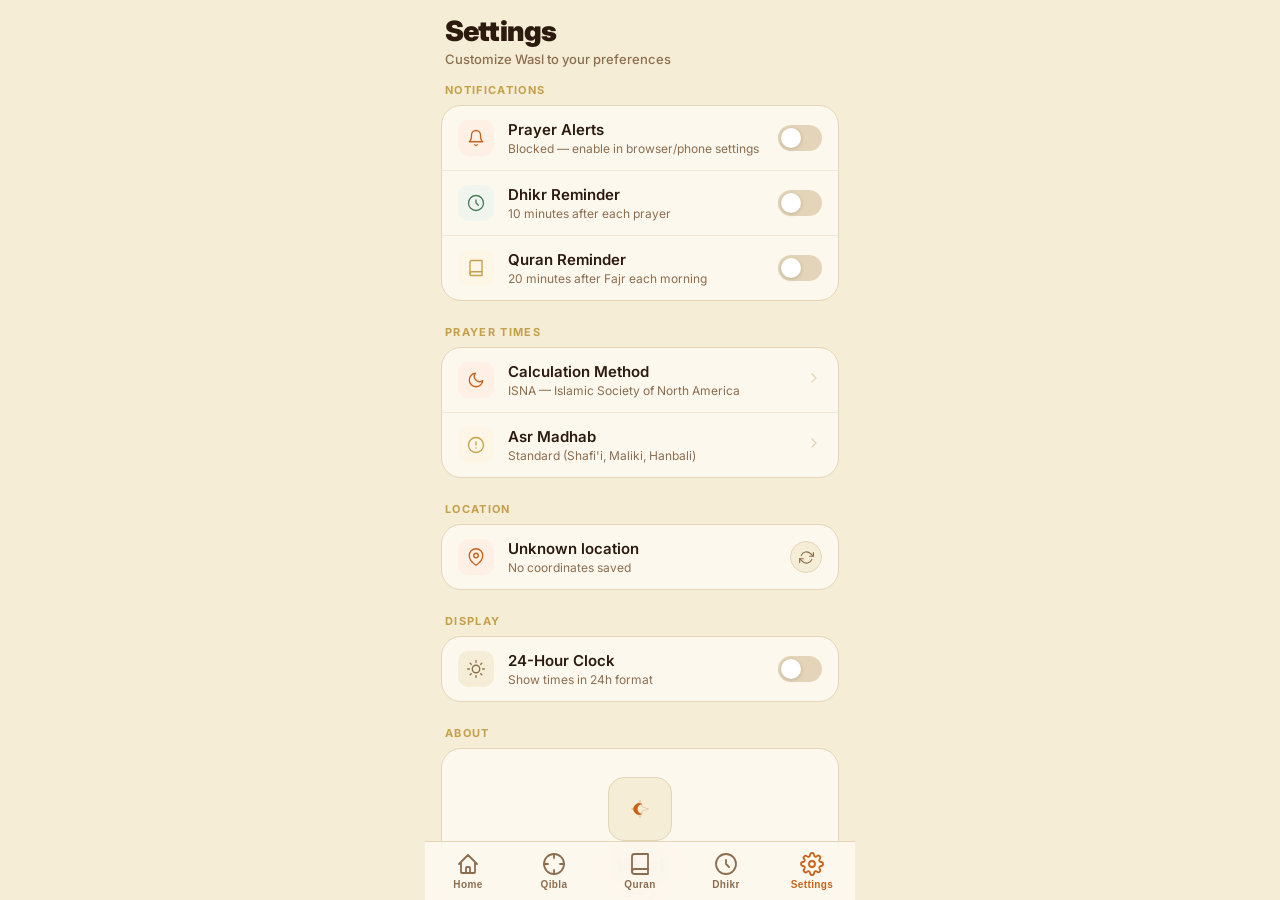
<file: settings.html>
<!DOCTYPE html>
<html lang="en">
<head>
<meta charset="UTF-8"/>
<meta name="viewport" content="width=device-width, initial-scale=1.0, viewport-fit=cover"/>
<meta name="apple-mobile-web-app-capable" content="yes"/>
<title>Settings · Wasl</title>
<link href="https://fonts.googleapis.com/css2?family=Inter:wght@300;400;500;600;700;800;900&display=swap" rel="stylesheet"/>
<link rel="stylesheet" href="style.css"/>
<style>
  .scroll { padding-bottom: calc(90px + var(--safe-bot)); }

  /* ── Header ── */
  .s-header {
    padding: calc(var(--safe-top) + 14px) 20px 16px;
  }
  .s-header h1 { font-size: 28px; font-weight: 900; letter-spacing: -0.03em; }
  .s-header p  { font-size: 13px; color: var(--sub); margin-top: 3px; font-weight: 500; }

  /* ── Section group ── */
  .settings-group { margin: 0 16px 24px; }
  .group-label {
    font-size: 11px; font-weight: 700; color: var(--gold);
    letter-spacing: 0.12em; text-transform: uppercase;
    margin-bottom: 8px; padding: 0 4px;
  }
  .group-card {
    background: var(--card); border-radius: 20px;
    border: 1px solid var(--border);
    overflow: hidden;
  }

  /* ── Row ── */
  .setting-row {
    display: flex; align-items: center; gap: 14px;
    padding: 14px 16px;
    border-bottom: 1px solid var(--border-l);
    cursor: pointer; transition: background 0.1s;
    text-decoration: none;
  }
  .setting-row:last-child { border-bottom: none; }
  .setting-row:active { background: var(--bg); }
  .setting-row.no-tap { cursor: default; }
  .setting-row.no-tap:active { background: transparent; }

  .row-icon {
    width: 36px; height: 36px; border-radius: 10px;
    display: flex; align-items: center; justify-content: center;
    flex-shrink: 0;
  }
  .row-icon svg { width: 18px; height: 18px; }

  .row-body { flex: 1; min-width: 0; }
  .row-title { font-size: 15px; font-weight: 600; color: var(--ink); }
  .row-sub   { font-size: 12px; color: var(--sub); margin-top: 2px; }

  .row-value {
    font-size: 13px; font-weight: 600; color: var(--sub);
    flex-shrink: 0;
  }
  .row-arrow svg { width: 16px; height: 16px; color: var(--border); }

  /* ── Toggle ── */
  .toggle {
    width: 44px; height: 26px; border-radius: 13px;
    background: var(--border); position: relative;
    flex-shrink: 0; transition: background 0.2s; cursor: pointer;
    border: none; outline: none;
  }
  .toggle.on { background: var(--orange); }
  .toggle::after {
    content: ''; position: absolute; top: 3px; left: 3px;
    width: 20px; height: 20px; border-radius: 50%;
    background: #fff; box-shadow: 0 1px 4px rgba(0,0,0,0.18);
    transition: transform 0.2s cubic-bezier(.4,0,.2,1);
  }
  .toggle.on::after { transform: translateX(18px); }

  /* ── Method picker sheet ── */
  .sheet-overlay {
    position: fixed; inset: 0; background: rgba(44,26,14,0.35);
    z-index: 200; display: none; align-items: flex-end;
    backdrop-filter: blur(4px);
  }
  .sheet-overlay.open { display: flex; }
  .sheet {
    width: 100%; max-width: 430px; margin: 0 auto;
    background: var(--card); border-radius: 28px 28px 0 0;
    padding: 0 0 calc(20px + var(--safe-bot));
    animation: slideUp 0.28s cubic-bezier(.4,0,.2,1);
    max-height: 80vh; overflow-y: auto;
  }
  @keyframes slideUp { from{transform:translateY(100%)} to{transform:translateY(0)} }
  .sheet-handle { width: 36px; height: 4px; background: var(--border); border-radius: 2px; margin: 12px auto; }
  .sheet-title  { font-size: 15px; font-weight: 800; padding: 0 20px 14px; }

  .option-row {
    display: flex; align-items: center; gap: 12px;
    padding: 14px 20px; cursor: pointer; transition: background 0.1s;
    border-top: 1px solid var(--border-l);
  }
  .option-row:active { background: var(--bg); }
  .option-row.selected .opt-name { color: var(--orange); }
  .opt-body { flex: 1; }
  .opt-name { font-size: 14px; font-weight: 700; color: var(--ink); }
  .opt-sub  { font-size: 11px; color: var(--sub); margin-top: 2px; }
  .opt-check { width: 22px; height: 22px; border-radius: 50%; border: 2px solid var(--border); display: flex; align-items: center; justify-content: center; flex-shrink: 0; }
  .option-row.selected .opt-check { background: var(--orange); border-color: var(--orange); }
  .opt-check svg { width: 12px; height: 12px; display: none; }
  .option-row.selected .opt-check svg { display: block; }

  /* ── Location row ── */
  .loc-refresh {
    width: 32px; height: 32px; border-radius: 50%;
    background: var(--bg); border: 1px solid var(--border);
    display: flex; align-items: center; justify-content: center;
    cursor: pointer; flex-shrink: 0;
  }
  .loc-refresh svg { width: 15px; height: 15px; color: var(--sub); }
  .loc-refresh.spinning svg { animation: spin 1s linear infinite; }
  @keyframes spin { to { transform: rotate(360deg); } }

  /* ── About card ── */
  .about-logo {
    padding: 28px 20px 20px; text-align: center;
    border-bottom: 1px solid var(--border-l);
  }
  .about-icon {
    width: 64px; height: 64px; border-radius: 16px;
    background: var(--bg); border: 1px solid var(--border);
    display: flex; align-items: center; justify-content: center;
    margin: 0 auto 12px;
  }
  .about-name    { font-size: 20px; font-weight: 900; color: var(--ink); letter-spacing: -0.02em; }
  .about-arabic  { font-size: 16px; color: var(--orange); direction: rtl; margin-top: 2px; }
  .about-version { font-size: 12px; color: var(--sub); margin-top: 4px; font-weight: 500; }
</style>
</head>
<body>
<div class="scroll">

  <!-- HEADER -->
  <div class="s-header">
    <h1>Settings</h1>
    <p>Customize Wasl to your preferences</p>
  </div>

  <!-- NOTIFICATIONS -->
  <div class="settings-group">
    <div class="group-label">Notifications</div>
    <div class="group-card">

      <div class="setting-row no-tap">
        <div class="row-icon" style="background:#FFF0E6;">
          <svg viewBox="0 0 24 24" fill="none" stroke="#C8631A" stroke-width="1.8" stroke-linecap="round" stroke-linejoin="round"><path d="M18 8A6 6 0 006 8c0 7-3 9-3 9h18s-3-2-3-9"/><path d="M13.73 21a2 2 0 01-3.46 0"/></svg>
        </div>
        <div class="row-body">
          <div class="row-title">Prayer Alerts</div>
          <div class="row-sub" id="notif-sub-prayer">Notified at every prayer time</div>
        </div>
        <button class="toggle" id="toggle-prayer" onclick="togglePrayerNotif()"></button>
      </div>

      <div class="setting-row no-tap">
        <div class="row-icon" style="background:#F0F5EF;">
          <svg viewBox="0 0 24 24" fill="none" stroke="#4A7C59" stroke-width="1.8" stroke-linecap="round" stroke-linejoin="round"><circle cx="12" cy="12" r="10"/><path d="M12 8v4l3 3"/></svg>
        </div>
        <div class="row-body">
          <div class="row-title">Dhikr Reminder</div>
          <div class="row-sub">10 minutes after each prayer</div>
        </div>
        <button class="toggle" id="toggle-dhikr" onclick="toggleDhikrNotif()"></button>
      </div>

      <div class="setting-row no-tap">
        <div class="row-icon" style="background:#FDF5E6;">
          <svg viewBox="0 0 24 24" fill="none" stroke="#C4A04A" stroke-width="1.8" stroke-linecap="round" stroke-linejoin="round"><path d="M4 19.5A2.5 2.5 0 016.5 17H20"/><path d="M6.5 2H20v20H6.5A2.5 2.5 0 014 19.5v-15A2.5 2.5 0 016.5 2z"/></svg>
        </div>
        <div class="row-body">
          <div class="row-title">Quran Reminder</div>
          <div class="row-sub">20 minutes after Fajr each morning</div>
        </div>
        <button class="toggle" id="toggle-quran" onclick="toggleQuranNotif()"></button>
      </div>

    </div>
  </div>

  <!-- PRAYER CALCULATION -->
  <div class="settings-group">
    <div class="group-label">Prayer Times</div>
    <div class="group-card">

      <div class="setting-row" onclick="openMethodPicker()">
        <div class="row-icon" style="background:#FFF0E6;">
          <svg viewBox="0 0 24 24" fill="none" stroke="#C8631A" stroke-width="1.8" stroke-linecap="round" stroke-linejoin="round"><path d="M21 12.79A9 9 0 1111.21 3a7 7 0 009.79 9.79z"/></svg>
        </div>
        <div class="row-body">
          <div class="row-title">Calculation Method</div>
          <div class="row-sub" id="method-sub">ISNA — North America</div>
        </div>
        <div class="row-arrow"><svg viewBox="0 0 24 24" fill="none" stroke="currentColor" stroke-width="2" stroke-linecap="round" stroke-linejoin="round"><path d="M9 18l6-6-6-6"/></svg></div>
      </div>

      <div class="setting-row" onclick="openMadhabPicker()">
        <div class="row-icon" style="background:#FDF5E6;">
          <svg viewBox="0 0 24 24" fill="none" stroke="#C4A04A" stroke-width="1.8" stroke-linecap="round" stroke-linejoin="round"><circle cx="12" cy="12" r="10"/><line x1="12" y1="8" x2="12" y2="12"/><line x1="12" y1="16" x2="12.01" y2="16"/></svg>
        </div>
        <div class="row-body">
          <div class="row-title">Asr Madhab</div>
          <div class="row-sub" id="madhab-sub">Standard (Shafi'i, Maliki, Hanbali)</div>
        </div>
        <div class="row-arrow"><svg viewBox="0 0 24 24" fill="none" stroke="currentColor" stroke-width="2" stroke-linecap="round" stroke-linejoin="round"><path d="M9 18l6-6-6-6"/></svg></div>
      </div>

    </div>
  </div>

  <!-- LOCATION -->
  <div class="settings-group">
    <div class="group-label">Location</div>
    <div class="group-card">

      <div class="setting-row no-tap">
        <div class="row-icon" style="background:#FFF0E6;">
          <svg viewBox="0 0 24 24" fill="none" stroke="#C8631A" stroke-width="1.8" stroke-linecap="round" stroke-linejoin="round"><path d="M21 10c0 7-9 13-9 13s-9-6-9-13a9 9 0 0118 0z"/><circle cx="12" cy="10" r="3"/></svg>
        </div>
        <div class="row-body">
          <div class="row-title" id="loc-city">Detecting…</div>
          <div class="row-sub"   id="loc-coords"></div>
        </div>
        <button class="loc-refresh" id="loc-refresh-btn" onclick="refreshLocation()">
          <svg viewBox="0 0 24 24" fill="none" stroke="currentColor" stroke-width="1.8" stroke-linecap="round" stroke-linejoin="round"><path d="M23 4v6h-6M1 20v-6h6"/><path d="M3.51 9a9 9 0 0114.85-3.36L23 10M1 14l4.64 4.36A9 9 0 0020.49 15"/></svg>
        </button>
      </div>

    </div>
  </div>

  <!-- DISPLAY -->
  <div class="settings-group">
    <div class="group-label">Display</div>
    <div class="group-card">

      <div class="setting-row no-tap">
        <div class="row-icon" style="background:#F5EDD6;">
          <svg viewBox="0 0 24 24" fill="none" stroke="#8C6E4F" stroke-width="1.8" stroke-linecap="round" stroke-linejoin="round"><circle cx="12" cy="12" r="5"/><line x1="12" y1="1" x2="12" y2="3"/><line x1="12" y1="21" x2="12" y2="23"/><line x1="4.22" y1="4.22" x2="5.64" y2="5.64"/><line x1="18.36" y1="18.36" x2="19.78" y2="19.78"/><line x1="1" y1="12" x2="3" y2="12"/><line x1="21" y1="12" x2="23" y2="12"/><line x1="4.22" y1="19.78" x2="5.64" y2="18.36"/><line x1="18.36" y1="5.64" x2="19.78" y2="4.22"/></svg>
        </div>
        <div class="row-body">
          <div class="row-title">24-Hour Clock</div>
          <div class="row-sub">Show times in 24h format</div>
        </div>
        <button class="toggle" id="toggle-24h" onclick="toggle24h()"></button>
      </div>

    </div>
  </div>

  <!-- ABOUT -->
  <div class="settings-group">
    <div class="group-label">About</div>
    <div class="group-card">
      <div class="about-logo">
        <div class="about-icon">
          <svg width="36" height="36" viewBox="0 0 74 74" fill="none">
            <g transform="translate(37,37)">
              <polygon points="0,-18 4.5,-4.5 18,0 4.5,4.5 0,18 -4.5,4.5 -18,0 -4.5,-4.5" fill="none" stroke="#C8631A" stroke-width="1.4" opacity="0.35"/>
              <path d="M5 -10 A12 12 0 1 0 5 10 A8.5 8.5 0 1 1 5 -10Z" fill="#C8631A"/>
              <circle cx="0" cy="0" r="2.5" fill="#F5EDD6"/>
            </g>
          </svg>
        </div>
        <div class="about-name">Wasl</div>
        <div class="about-arabic">وصل</div>
        <div class="about-version">Version 1.0 · Connection to your deen</div>
      </div>

      <div class="setting-row no-tap" style="cursor:default">
        <div class="row-icon" style="background:#FDF5E6;">
          <svg viewBox="0 0 24 24" fill="none" stroke="#C4A04A" stroke-width="1.8" stroke-linecap="round" stroke-linejoin="round"><path d="M4 19.5A2.5 2.5 0 016.5 17H20"/><path d="M6.5 2H20v20H6.5A2.5 2.5 0 014 19.5v-15A2.5 2.5 0 016.5 2z"/></svg>
        </div>
        <div class="row-body">
          <div class="row-title">Quran Data</div>
          <div class="row-sub">Provided by AlQuran.cloud</div>
        </div>
      </div>

      <div class="setting-row no-tap" style="cursor:default">
        <div class="row-icon" style="background:#FFF0E6;">
          <svg viewBox="0 0 24 24" fill="none" stroke="#C8631A" stroke-width="1.8" stroke-linecap="round" stroke-linejoin="round"><path d="M21 12.79A9 9 0 1111.21 3a7 7 0 009.79 9.79z"/></svg>
        </div>
        <div class="row-body">
          <div class="row-title">Prayer Times</div>
          <div class="row-sub">Provided by Aladhan.com</div>
        </div>
      </div>

    </div>
  </div>

</div>

<!-- ── METHOD PICKER SHEET ── -->
<div class="sheet-overlay" id="method-sheet" onclick="closeSheet('method-sheet', event)">
  <div class="sheet">
    <div class="sheet-handle"></div>
    <div class="sheet-title">Calculation Method</div>
    <div id="method-options"></div>
  </div>
</div>

<!-- ── MADHAB PICKER SHEET ── -->
<div class="sheet-overlay" id="madhab-sheet" onclick="closeSheet('madhab-sheet', event)">
  <div class="sheet">
    <div class="sheet-handle"></div>
    <div class="sheet-title">Asr Madhab</div>
    <div class="option-row" id="madhab-0" onclick="selectMadhab(0)">
      <div class="opt-check"><svg viewBox="0 0 24 24" fill="none" stroke="white" stroke-width="3" stroke-linecap="round"><path d="M20 6L9 17l-5-5"/></svg></div>
      <div class="opt-body">
        <div class="opt-name">Standard</div>
        <div class="opt-sub">Shafi'i, Maliki, Hanbali — shadow = object length</div>
      </div>
    </div>
    <div class="option-row" id="madhab-1" onclick="selectMadhab(1)">
      <div class="opt-check"><svg viewBox="0 0 24 24" fill="none" stroke="white" stroke-width="3" stroke-linecap="round"><path d="M20 6L9 17l-5-5"/></svg></div>
      <div class="opt-body">
        <div class="opt-name">Hanafi</div>
        <div class="opt-sub">Hanafi — shadow = twice the object length</div>
      </div>
    </div>
  </div>
</div>

<!-- BOTTOM NAV -->
<nav class="bottom-nav">
  <button class="nav-item" onclick="location.href='index.html'">
    <svg class="nav-icon" viewBox="0 0 24 24" fill="none" stroke="currentColor" stroke-width="1.8" stroke-linecap="round" stroke-linejoin="round"><path d="M3 12l2-2m0 0l7-7 7 7M5 10v10a1 1 0 001 1h3m10-11l2 2m-2-2v10a1 1 0 01-1 1h-3m-6 0a1 1 0 001-1v-4a1 1 0 011-1h2a1 1 0 011 1v4a1 1 0 001 1m-6 0h6"/></svg>
    <span class="nav-label">Home</span>
  </button>
  <button class="nav-item" onclick="location.href='qibla.html'">
    <svg class="nav-icon" viewBox="0 0 24 24" fill="none" stroke="currentColor" stroke-width="1.8" stroke-linecap="round" stroke-linejoin="round"><circle cx="12" cy="12" r="10"/><line x1="12" y1="2" x2="12" y2="6"/><line x1="12" y1="18" x2="12" y2="22"/><line x1="2" y1="12" x2="6" y2="12"/><line x1="18" y1="12" x2="22" y2="12"/></svg>
    <span class="nav-label">Qibla</span>
  </button>
  <button class="nav-item" onclick="location.href='quran.html'">
    <svg class="nav-icon" viewBox="0 0 24 24" fill="none" stroke="currentColor" stroke-width="1.8" stroke-linecap="round" stroke-linejoin="round"><path d="M4 19.5A2.5 2.5 0 016.5 17H20"/><path d="M6.5 2H20v20H6.5A2.5 2.5 0 014 19.5v-15A2.5 2.5 0 016.5 2z"/></svg>
    <span class="nav-label">Quran</span>
  </button>
  <button class="nav-item" onclick="location.href='dhikr.html'">
    <svg class="nav-icon" viewBox="0 0 24 24" fill="none" stroke="currentColor" stroke-width="1.8" stroke-linecap="round" stroke-linejoin="round"><circle cx="12" cy="12" r="10"/><path d="M12 8v4l3 3"/></svg>
    <span class="nav-label">Dhikr</span>
  </button>
  <button class="nav-item active">
    <svg class="nav-icon" viewBox="0 0 24 24" fill="none" stroke="currentColor" stroke-width="1.8" stroke-linecap="round" stroke-linejoin="round"><circle cx="12" cy="12" r="3"/><path d="M19.4 15a1.65 1.65 0 00.33 1.82l.06.06a2 2 0 010 2.83 2 2 0 01-2.83 0l-.06-.06a1.65 1.65 0 00-1.82-.33 1.65 1.65 0 00-1 1.51V21a2 2 0 01-4 0v-.09A1.65 1.65 0 009 19.4a1.65 1.65 0 00-1.82.33l-.06.06a2 2 0 01-2.83-2.83l.06-.06A1.65 1.65 0 004.68 15a1.65 1.65 0 00-1.51-1H3a2 2 0 010-4h.09A1.65 1.65 0 004.6 9a1.65 1.65 0 00-.33-1.82l-.06-.06a2 2 0 012.83-2.83l.06.06A1.65 1.65 0 009 4.68a1.65 1.65 0 001-1.51V3a2 2 0 014 0v.09a1.65 1.65 0 001 1.51 1.65 1.65 0 001.82-.33l.06-.06a2 2 0 012.83 2.83l-.06.06A1.65 1.65 0 0019.4 9a1.65 1.65 0 001.51 1H21a2 2 0 010 4h-.09a1.65 1.65 0 00-1.51 1z"/></svg>
    <span class="nav-label">Settings</span>
  </button>
</nav>

<div class="toast" id="toast"></div>

<script src="app.js"></script>
<script>
'use strict';

Wasl.registerSW();

// ── Calculation methods ───────────────────────────────────────────────
const METHODS = [
  { id: 2,  name: 'ISNA',          sub: 'Islamic Society of North America' },
  { id: 3,  name: 'MWL',           sub: 'Muslim World League' },
  { id: 4,  name: 'Umm Al-Qura',   sub: 'Makkah, Saudi Arabia' },
  { id: 5,  name: 'Egyptian',       sub: 'Egyptian General Authority of Survey' },
  { id: 1,  name: 'Karachi',        sub: 'Univ. of Islamic Sciences, Karachi' },
  { id: 9,  name: 'Kuwait',         sub: 'Kuwait' },
  { id: 10, name: 'Qatar',          sub: 'Qatar' },
  { id: 13, name: 'Turkey',         sub: 'Diyanet İşleri Başkanlığı' },
  { id: 15, name: 'Moon Sighting',  sub: 'Moonsighting Committee Worldwide' },
];

// ── Load settings ─────────────────────────────────────────────────────
function loadSettings() {
  const s = Wasl.getSettings();

  // Location
  document.getElementById('loc-city').textContent   = s.city   || 'Unknown location';
  document.getElementById('loc-coords').textContent =
    s.lat ? `${s.lat.toFixed(4)}, ${s.lon.toFixed(4)}` : 'No coordinates saved';

  // Method
  const m = METHODS.find(x => x.id === s.method) || METHODS[0];
  document.getElementById('method-sub').textContent = `${m.name} — ${m.sub}`;

  // Madhab
  const madhab = s.madhab || 0;
  document.getElementById('madhab-sub').textContent =
    madhab === 1 ? "Hanafi" : "Standard (Shafi'i, Maliki, Hanbali)";

  // Toggles
  syncNotifToggles();
  sync24h();
}

// ── Notification toggles ──────────────────────────────────────────────
function syncNotifToggles() {
  const perm    = 'Notification' in window ? Notification.permission : 'denied';
  const enabled = perm === 'granted' && Wasl.getNotifEnabled();
  const s       = Wasl.getSettings();

  setToggle('toggle-prayer', enabled);
  setToggle('toggle-dhikr',  enabled && (s.dhikrNotif !== false));
  setToggle('toggle-quran',  enabled && (s.quranNotif !== false));

  const sub = perm === 'denied'
    ? 'Blocked — enable in browser/phone settings'
    : perm === 'granted' && enabled
      ? 'Notified at every prayer time'
      : 'Tap to enable';
  document.getElementById('notif-sub-prayer').textContent = sub;
}

function setToggle(id, on) {
  const el = document.getElementById(id);
  if (on) el.classList.add('on'); else el.classList.remove('on');
}

async function togglePrayerNotif() {
  if ('Notification' in window && Notification.permission === 'denied') {
    showToast('Enable notifications in Settings'); return;
  }
  const wasOn = Notification.permission === 'granted' && Wasl.getNotifEnabled();
  if (wasOn) {
    Wasl.setNotifEnabled(false);
  } else {
    const ok = await Wasl.requestNotificationPermission();
    if (!ok) { showToast('Permission not granted'); return; }
    Wasl.setNotifEnabled(true);
    reschedule();
  }
  syncNotifToggles();
  showToast(wasOn ? 'Prayer alerts off' : 'Prayer alerts on 🔔');
}

function toggleDhikrNotif() {
  const s = Wasl.getSettings();
  const now = s.dhikrNotif !== false;
  Wasl.saveSettings({ dhikrNotif: !now });
  syncNotifToggles();
  reschedule();
  showToast(!now ? 'Dhikr reminders on' : 'Dhikr reminders off');
}

function toggleQuranNotif() {
  const s = Wasl.getSettings();
  const now = s.quranNotif !== false;
  Wasl.saveSettings({ quranNotif: !now });
  syncNotifToggles();
  reschedule();
  showToast(!now ? 'Quran reminders on' : 'Quran reminders off');
}

// ── 24h clock ─────────────────────────────────────────────────────────
function sync24h() {
  setToggle('toggle-24h', !!Wasl.getSettings().clock24);
}
function toggle24h() {
  const s = Wasl.getSettings();
  Wasl.saveSettings({ clock24: !s.clock24 });
  sync24h();
  showToast(!s.clock24 ? '24-hour clock on' : '12-hour clock on');
}

// ── Method picker ─────────────────────────────────────────────────────
function openMethodPicker() {
  const current = Wasl.getSettings().method;
  const container = document.getElementById('method-options');
  container.innerHTML = '';
  METHODS.forEach(m => {
    const div = document.createElement('div');
    div.className = 'option-row' + (m.id === current ? ' selected' : '');
    div.innerHTML = `
      <div class="opt-check"><svg viewBox="0 0 24 24" fill="none" stroke="white" stroke-width="3" stroke-linecap="round"><path d="M20 6L9 17l-5-5"/></svg></div>
      <div class="opt-body">
        <div class="opt-name">${m.name}</div>
        <div class="opt-sub">${m.sub}</div>
      </div>`;
    div.addEventListener('click', () => selectMethod(m.id));
    container.appendChild(div);
  });
  document.getElementById('method-sheet').classList.add('open');
}

function selectMethod(id) {
  Wasl.saveSettings({ method: id });
  // Clear cached prayer times so they refetch with new method
  localStorage.removeItem('wasl_prayers_' + new Date().toISOString().split('T')[0]);
  document.getElementById('method-sheet').classList.remove('open');
  loadSettings();
  showToast('Method saved — prayer times will refresh');
}

// ── Madhab picker ─────────────────────────────────────────────────────
function openMadhabPicker() {
  document.getElementById('madhab-sheet').classList.add('open');
  const cur = Wasl.getSettings().madhab || 0;
  [0, 1].forEach(i => {
    const el = document.getElementById(`madhab-${i}`);
    if (i === cur) el.classList.add('selected'); else el.classList.remove('selected');
  });
}

function selectMadhab(val) {
  Wasl.saveSettings({ madhab: val });
  localStorage.removeItem('wasl_prayers_' + new Date().toISOString().split('T')[0]);
  document.getElementById('madhab-sheet').classList.remove('open');
  loadSettings();
  showToast('Madhab saved — prayer times will refresh');
}

// ── Sheet close ───────────────────────────────────────────────────────
function closeSheet(id, e) {
  if (e.target === document.getElementById(id))
    document.getElementById(id).classList.remove('open');
}

// ── Refresh location ──────────────────────────────────────────────────
async function refreshLocation() {
  const btn = document.getElementById('loc-refresh-btn');
  btn.classList.add('spinning');
  try {
    const { lat, lon } = await Wasl.getLocation();
    Wasl.saveSettings({ lat, lon });
    const city = await Wasl.getCityName(lat, lon);
    if (city) Wasl.saveSettings({ city });
    localStorage.removeItem('wasl_prayers_' + new Date().toISOString().split('T')[0]);
    loadSettings();
    showToast('Location updated');
  } catch {
    showToast('Could not get location');
  }
  btn.classList.remove('spinning');
}

// ── Re-schedule notifications with updated settings ───────────────────
async function reschedule() {
  if (Notification.permission !== 'granted' || !Wasl.getNotifEnabled()) return;
  const cached = Wasl.getCachedPrayers();
  if (!cached) return;
  await Wasl.scheduleNotifications(cached.timings);
}

// ── Toast ─────────────────────────────────────────────────────────────
function showToast(msg) {
  const t = document.getElementById('toast');
  t.textContent = msg;
  t.classList.add('show');
  setTimeout(() => t.classList.remove('show'), 2200);
}

loadSettings();
</script>
</body>
</html>
</file>
<file: style.css>
/* ── Wasl — Shared Styles ────────────────────────────────────────── */
:root {
  --bg:       #F5EDD6;
  --card:     #FDF8EE;
  --orange:   #C8631A;
  --orange-l: #E8882A;
  --gold:     #C4A04A;
  --green:    #4A7C59;
  --green-l:  #EDF5F0;
  --green-b:  #B7DEC8;
  --ink:      #2C1A0E;
  --sub:      #8C6E4F;
  --border:   #E5D5B8;
  --border-l: #F0E8D4;
  --safe-top: env(safe-area-inset-top, 44px);
  --safe-bot: env(safe-area-inset-bottom, 24px);
}

*, *::before, *::after {
  margin: 0; padding: 0; box-sizing: border-box;
  -webkit-tap-highlight-color: transparent;
}

html { font-size: 16px; }

body {
  font-family: 'Inter', -apple-system, sans-serif;
  background: var(--bg);
  color: var(--ink);
  min-height: 100vh;
  max-width: 430px;
  margin: 0 auto;
  position: relative;
  -webkit-font-smoothing: antialiased;
}

/* ── Scroll container ── */
.scroll {
  height: 100vh;
  overflow-y: auto;
  overflow-x: hidden;
  padding-bottom: calc(80px + var(--safe-bot));
}
.scroll::-webkit-scrollbar { display: none; }

/* ── Screen header ── */
.screen-header {
  display: flex;
  align-items: center;
  gap: 12px;
  padding: calc(var(--safe-top) + 10px) 20px 14px;
}
.back-btn {
  width: 36px; height: 36px; border-radius: 50%;
  background: var(--card); border: 1px solid var(--border);
  display: flex; align-items: center; justify-content: center;
  cursor: pointer; flex-shrink: 0; transition: transform 0.1s;
}
.back-btn:active { transform: scale(0.92); }
.back-btn svg { width: 18px; height: 18px; color: var(--ink); }
.screen-title { font-size: 17px; font-weight: 800; letter-spacing: -0.01em; }

/* ── Card ── */
.card {
  background: var(--card);
  border-radius: 20px;
  border: 1px solid var(--border);
  box-shadow: 0 1px 4px rgba(44,26,14,0.05);
}

/* ── Section label ── */
.section-label {
  font-size: 11px; font-weight: 700;
  color: var(--gold); letter-spacing: 0.12em;
  text-transform: uppercase;
}

/* ── Ornament divider ── */
.ornament {
  display: flex; align-items: center; gap: 10px;
  margin: 4px 0;
}
.ornament::before, .ornament::after {
  content: ''; flex: 1; height: 1px; background: var(--border);
}
.ornament span {
  width: 6px; height: 6px; border-radius: 50%;
  background: var(--gold); opacity: 0.6; flex-shrink: 0;
}

/* ── Bottom Nav ── */
.bottom-nav {
  position: fixed; bottom: 0; left: 50%; transform: translateX(-50%);
  width: 100%; max-width: 430px;
  background: rgba(253,248,238,0.94);
  backdrop-filter: blur(20px); -webkit-backdrop-filter: blur(20px);
  border-top: 1px solid var(--border);
  display: flex; align-items: center; justify-content: space-around;
  padding: 10px 0 calc(10px + var(--safe-bot));
  z-index: 100;
}
.nav-item {
  display: flex; flex-direction: column; align-items: center; gap: 3px;
  cursor: pointer; flex: 1; background: none; border: none; outline: none;
  padding: 0; transition: opacity 0.15s;
}
.nav-item:active { opacity: 0.6; }
.nav-icon { width: 24px; height: 24px; color: var(--sub); }
.nav-label { font-size: 10px; font-weight: 600; color: var(--sub); letter-spacing: 0.04em; }
.nav-item.active .nav-icon  { color: var(--orange); }
.nav-item.active .nav-label { color: var(--orange); }

/* ── Primary button ── */
.btn-primary {
  display: flex; align-items: center; justify-content: center; gap: 8px;
  height: 52px; border-radius: 26px;
  background: var(--orange); color: var(--card);
  font-size: 15px; font-weight: 700; font-family: inherit;
  border: none; cursor: pointer; width: 100%;
  box-shadow: 0 4px 16px rgba(200,99,26,0.3);
  transition: transform 0.15s, box-shadow 0.15s;
}
.btn-primary:active { transform: scale(0.97); box-shadow: 0 2px 8px rgba(200,99,26,0.2); }

/* ── Skeleton ── */
.skel {
  background: linear-gradient(90deg, #EDE5CC 25%, #E5DBC0 50%, #EDE5CC 75%);
  background-size: 200% 100%;
  animation: shimmer 1.4s infinite;
  border-radius: 8px;
}
@keyframes shimmer { 0%{background-position:200% 0} 100%{background-position:-200% 0} }

/* ── Toast ── */
.toast {
  position: fixed; bottom: calc(88px + var(--safe-bot)); left: 50%;
  transform: translateX(-50%) translateY(16px);
  background: var(--ink); color: var(--card);
  font-size: 13px; font-weight: 600;
  padding: 10px 18px; border-radius: 20px;
  z-index: 300; opacity: 0; pointer-events: none; white-space: nowrap;
  transition: all 0.3s cubic-bezier(.4,0,.2,1);
}
.toast.show { opacity: 1; transform: translateX(-50%) translateY(0); }
</file>
